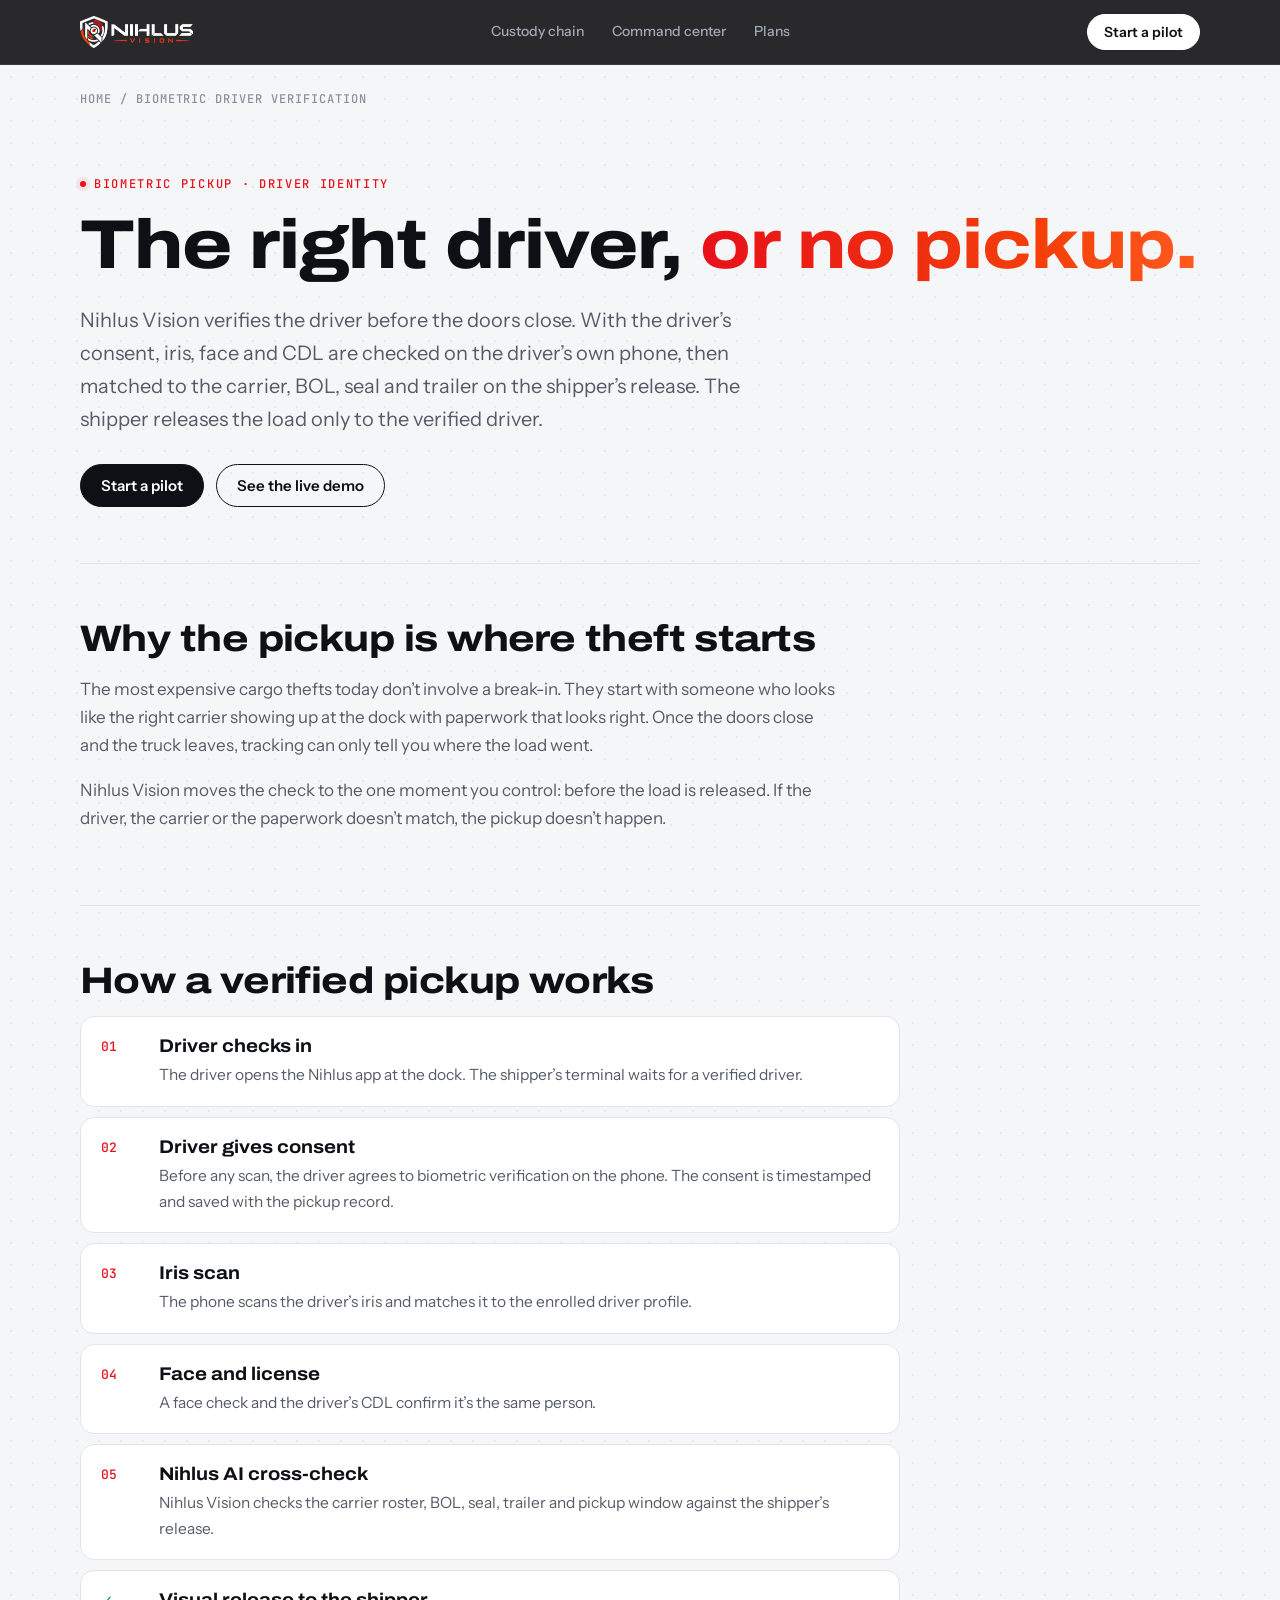
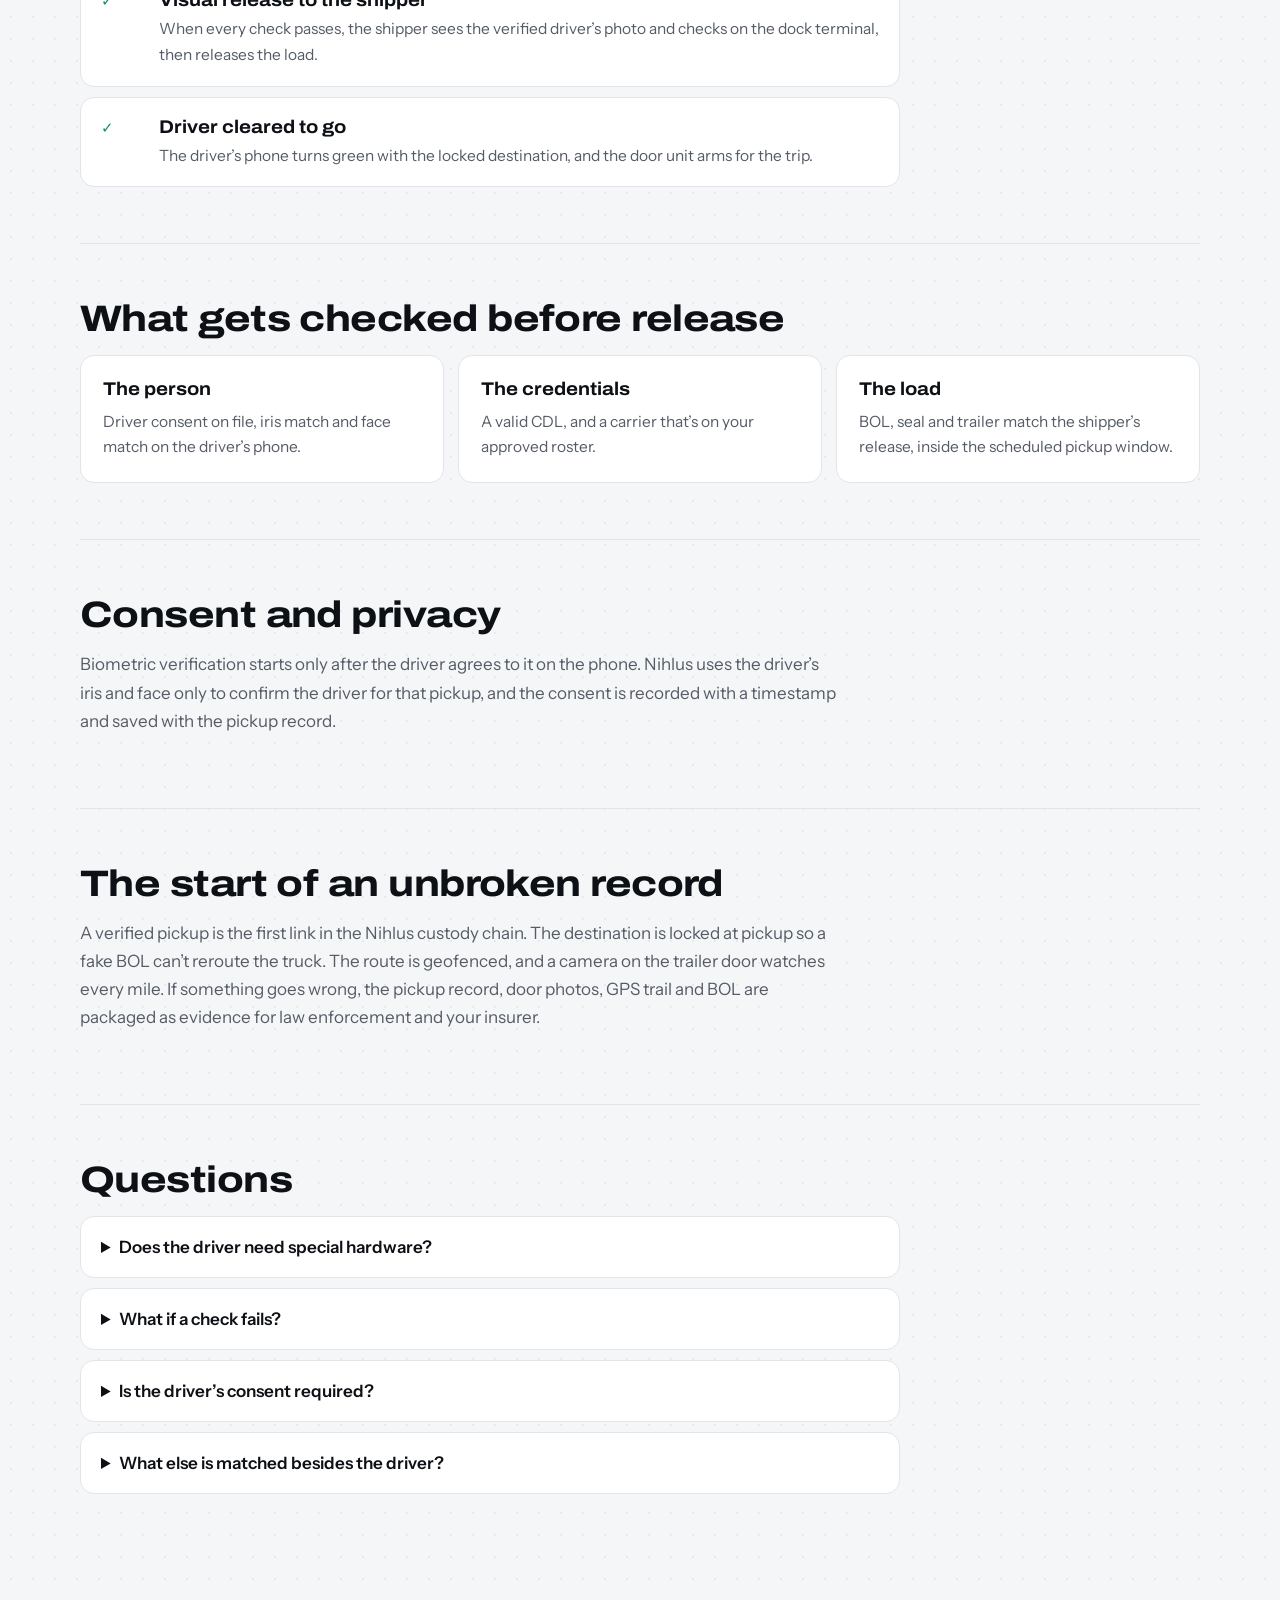
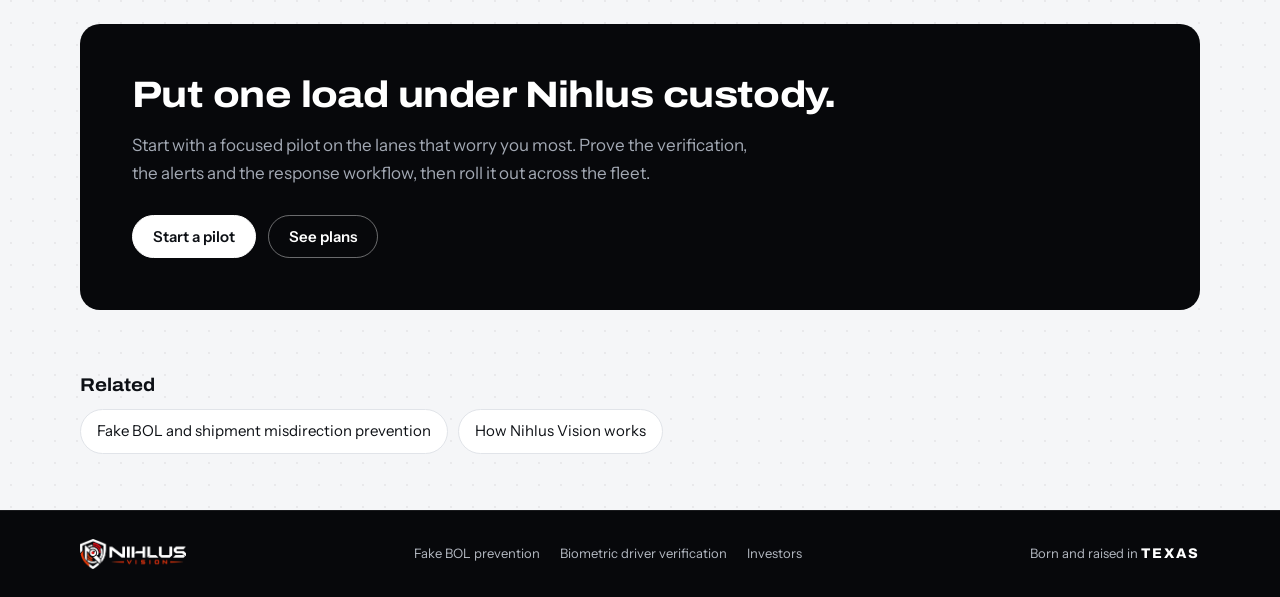
<file: biometric-driver-verification/index.html>
<!doctype html>
<html lang="en">
<head>
<meta charset="utf-8">
<meta name="viewport" content="width=device-width,initial-scale=1">
<title>Biometric Driver Verification at Cargo Pickup | Nihlus Vision</title>
<meta name="description" content="Verify the driver before the doors close. Nihlus Vision checks consent, iris, face and CDL on the driver's phone, then matches the carrier, BOL, seal and trailer to the shipper's release.">
<meta name="theme-color" content="#07080b">
<link rel="canonical" href="https://www.nihlusvision.com/biometric-driver-verification">
<meta property="og:type" content="article">
<meta property="og:title" content="Biometric Driver Verification at Cargo Pickup | Nihlus Vision">
<meta property="og:description" content="The right driver, or no pickup. Consent, iris, face and CDL on the driver's phone, matched to the load before anything is released.">
<meta property="og:url" content="https://www.nihlusvision.com/biometric-driver-verification">
<meta property="og:image" content="https://www.nihlusvision.com/og.png">
<meta name="twitter:card" content="summary_large_image">
<link rel="icon" type="image/png" href="/favicon.png">
<link rel="preconnect" href="https://fonts.googleapis.com">
<link rel="preconnect" href="https://fonts.gstatic.com" crossorigin>
<link rel="stylesheet" href="https://fonts.googleapis.com/css2?family=Archivo:wdth,wght@100..125,500..800&family=Instrument+Sans:wght@400;500;600&family=JetBrains+Mono:wght@400;500&display=swap">
<link rel="stylesheet" href="/topic.css">
<script type="application/ld+json">{"@context":"https://schema.org","@graph":[
{"@type":"WebPage","@id":"https://www.nihlusvision.com/biometric-driver-verification#page","url":"https://www.nihlusvision.com/biometric-driver-verification","name":"Biometric Driver Verification at Cargo Pickup","isPartOf":{"@id":"https://www.nihlusvision.com/#site"},"about":{"@id":"https://www.nihlusvision.com/biometric-driver-verification#service"},"breadcrumb":{"@id":"https://www.nihlusvision.com/biometric-driver-verification#crumbs"}},
{"@type":"Service","@id":"https://www.nihlusvision.com/biometric-driver-verification#service","name":"Biometric driver verification at pickup","serviceType":"Cargo theft prevention","provider":{"@id":"https://www.nihlusvision.com/#org"},"areaServed":"US","description":"With the driver's consent, Nihlus verifies iris, face and CDL on the driver's phone and matches the carrier roster, BOL, seal, trailer and pickup window to the shipper's release before the load is released."},
{"@type":"BreadcrumbList","@id":"https://www.nihlusvision.com/biometric-driver-verification#crumbs","itemListElement":[{"@type":"ListItem","position":1,"name":"Home","item":"https://www.nihlusvision.com/"},{"@type":"ListItem","position":2,"name":"Biometric driver verification","item":"https://www.nihlusvision.com/biometric-driver-verification"}]}
]}</script>
</head>
<body>
<nav class="nav" aria-label="Main">
  <div class="wrap">
    <a class="brand" href="/" aria-label="Nihlus Vision home"><img src="/logo.webp" alt="Nihlus Vision" width="113" height="32"></a>
    <ul>
      <li><a href="/#custody">Custody chain</a></li>
      <li><a href="/#command">Command center</a></li>
      <li><a href="/#plans">Plans</a></li>
    </ul>
    <a class="btn" href="/#pilot">Start a pilot</a>
  </div>
</nav>

<main class="wrap">
  <div class="crumbs"><a href="/">Home</a> / Biometric driver verification</div>

  <header class="hero">
    <div class="eyebrow">Biometric pickup · Driver identity</div>
    <h1>The right driver, <span class="hl">or no pickup.</span></h1>
    <p class="lede">Nihlus Vision verifies the driver before the doors close. With the driver’s consent, iris, face and CDL are checked on the driver’s own phone, then matched to the carrier, BOL, seal and trailer on the shipper’s release. The shipper releases the load only to the verified driver.</p>
    <div class="ctas">
      <a class="btn primary" href="/#pilot">Start a pilot</a>
      <a class="btn ghost" href="/#command">See the live demo</a>
    </div>
  </header>

  <section class="block">
    <div class="prose">
      <h2>Why the pickup is where theft starts</h2>
      <p>The most expensive cargo thefts today don’t involve a break-in. They start with someone who looks like the right carrier showing up at the dock with paperwork that looks right. Once the doors close and the truck leaves, tracking can only tell you where the load went.</p>
      <p>Nihlus Vision moves the check to the one moment you control: before the load is released. If the driver, the carrier or the paperwork doesn’t match, the pickup doesn’t happen.</p>
    </div>
  </section>

  <section class="block">
    <div class="prose">
      <h2>How a verified pickup works</h2>
    </div>
    <ol class="steps">
      <li><div><h3>Driver checks in</h3><p>The driver opens the Nihlus app at the dock. The shipper’s terminal waits for a verified driver.</p></div></li>
      <li><div><h3>Driver gives consent</h3><p>Before any scan, the driver agrees to biometric verification on the phone. The consent is timestamped and saved with the pickup record.</p></div></li>
      <li><div><h3>Iris scan</h3><p>The phone scans the driver’s iris and matches it to the enrolled driver profile.</p></div></li>
      <li><div><h3>Face and license</h3><p>A face check and the driver’s CDL confirm it’s the same person.</p></div></li>
      <li><div><h3>Nihlus AI cross-check</h3><p>Nihlus Vision checks the carrier roster, BOL, seal, trailer and pickup window against the shipper’s release.</p></div></li>
      <li class="good"><div><h3>Visual release to the shipper</h3><p>When every check passes, the shipper sees the verified driver’s photo and checks on the dock terminal, then releases the load.</p></div></li>
      <li class="good"><div><h3>Driver cleared to go</h3><p>The driver’s phone turns green with the locked destination, and the door unit arms for the trip.</p></div></li>
    </ol>
  </section>

  <section class="block">
    <div class="prose">
      <h2>What gets checked before release</h2>
    </div>
    <div class="cards">
      <div class="card"><h3>The person</h3><p>Driver consent on file, iris match and face match on the driver’s phone.</p></div>
      <div class="card"><h3>The credentials</h3><p>A valid CDL, and a carrier that’s on your approved roster.</p></div>
      <div class="card"><h3>The load</h3><p>BOL, seal and trailer match the shipper’s release, inside the scheduled pickup window.</p></div>
    </div>
  </section>

  <section class="block">
    <div class="prose">
      <h2>Consent and privacy</h2>
      <p>Biometric verification starts only after the driver agrees to it on the phone. Nihlus uses the driver’s iris and face only to confirm the driver for that pickup, and the consent is recorded with a timestamp and saved with the pickup record.</p>
    </div>
  </section>

  <section class="block">
    <div class="prose">
      <h2>The start of an unbroken record</h2>
      <p>A verified pickup is the first link in the Nihlus custody chain. The destination is locked at pickup so a fake BOL can’t reroute the truck. The route is geofenced, and a camera on the trailer door watches every mile. If something goes wrong, the pickup record, door photos, GPS trail and BOL are packaged as evidence for law enforcement and your insurer.</p>
    </div>
  </section>

  <section class="block faq">
    <h2>Questions</h2>
    <details><summary>Does the driver need special hardware?</summary><p>No. Verification runs in the Nihlus app on the driver’s phone. The shipper sees the result on the dock terminal.</p></details>
    <details><summary>What if a check fails?</summary><p>The load isn’t released. The shipper releases only to a driver who passes every check.</p></details>
    <details><summary>Is the driver’s consent required?</summary><p>Yes. The driver agrees to biometric verification before any scan, and that consent is timestamped and saved with the pickup record.</p></details>
    <details><summary>What else is matched besides the driver?</summary><p>The carrier roster, BOL, seal, trailer and pickup window are all checked against the shipper’s release.</p></details>
  </section>

  <section class="cta">
    <h2>Put one load under Nihlus custody.</h2>
    <p>Start with a focused pilot on the lanes that worry you most. Prove the verification, the alerts and the response workflow, then roll it out across the fleet.</p>
    <div class="ctas">
      <a class="btn primary" href="/#pilot">Start a pilot</a>
      <a class="btn ghost" href="/#plans">See plans</a>
    </div>
  </section>

  <section class="block" style="border-top:0;padding-top:0">
    <h3 style="margin-bottom:12px">Related</h3>
    <div class="related">
      <a href="/fake-bol-prevention">Fake BOL and shipment misdirection prevention</a>
      <a href="/">How Nihlus Vision works</a>
    </div>
  </section>
</main>

<footer><div class="wrap">
  <a href="/" aria-label="Nihlus Vision home"><img src="/logo.webp" alt="Nihlus Vision" width="106" height="30"></a>
  <nav aria-label="Topics"><a href="/fake-bol-prevention">Fake BOL prevention</a><a href="/biometric-driver-verification">Biometric driver verification</a><a href="/investors">Investors</a></nav>
  <span class="tx">Born and raised in <b>Texas</b></span>
</div></footer>
</body>
</html>
</file>
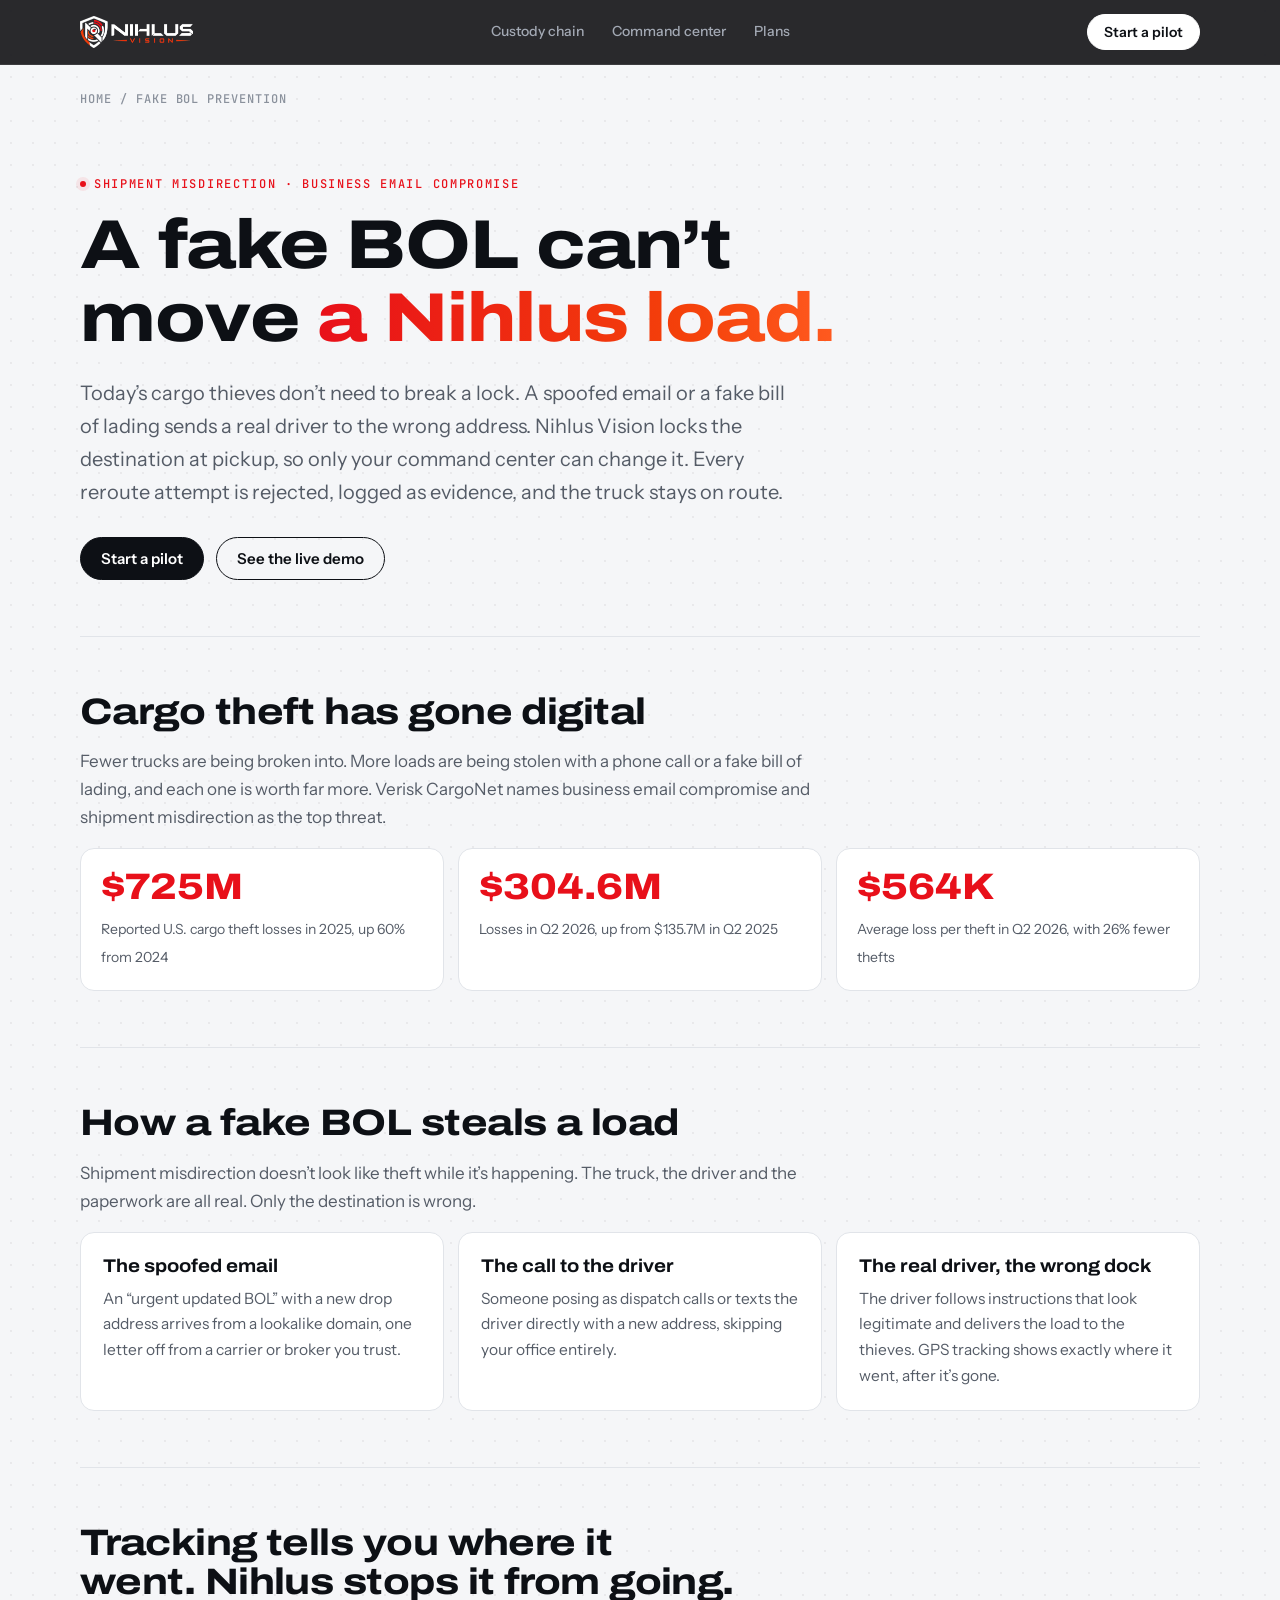
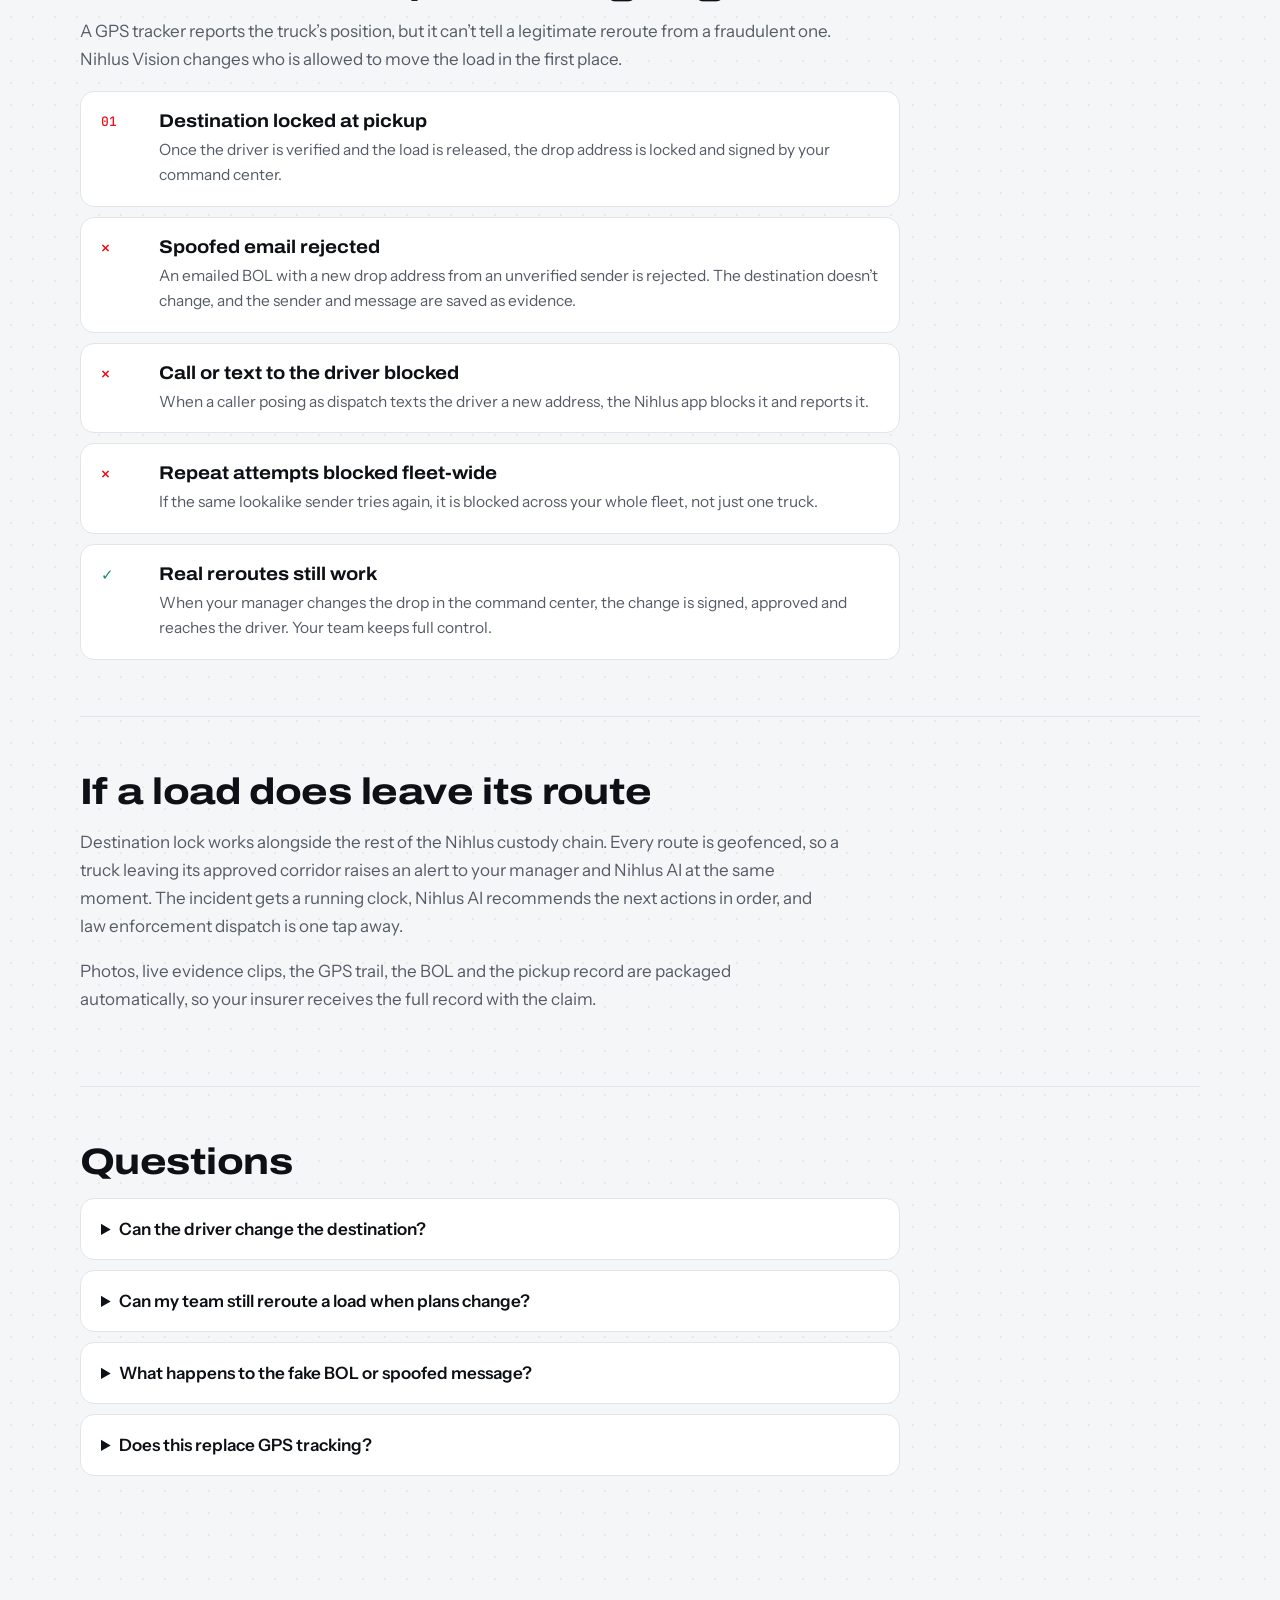
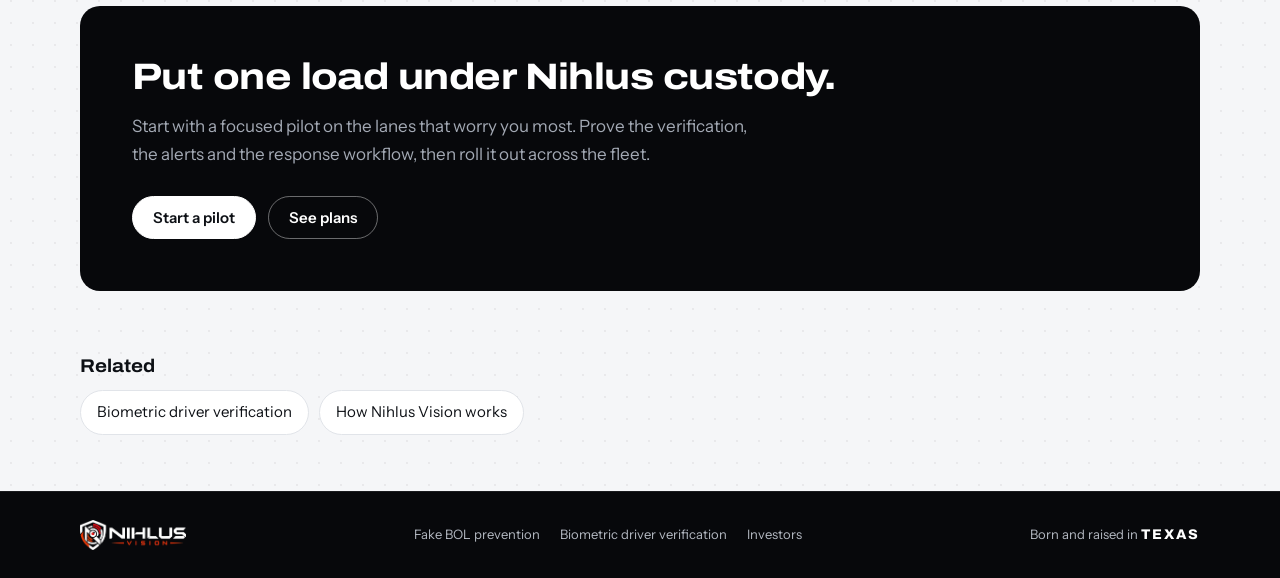
<file: fake-bol-prevention/index.html>
<!doctype html>
<html lang="en">
<head>
<meta charset="utf-8">
<meta name="viewport" content="width=device-width,initial-scale=1">
<title>Fake BOL and Shipment Misdirection Prevention | Nihlus Vision</title>
<meta name="description" content="Stop fake BOL reroutes and shipment misdirection. Nihlus Vision locks the destination at pickup, so a spoofed email, text or call to the driver can't move the load. Only your command center can.">
<meta name="theme-color" content="#07080b">
<link rel="canonical" href="https://www.nihlusvision.com/fake-bol-prevention">
<meta property="og:type" content="article">
<meta property="og:title" content="Fake BOL and Shipment Misdirection Prevention | Nihlus Vision">
<meta property="og:description" content="Nihlus Vision locks the destination at pickup, so a spoofed email, text or call to the driver can't move the load. Only your command center can.">
<meta property="og:url" content="https://www.nihlusvision.com/fake-bol-prevention">
<meta property="og:image" content="https://www.nihlusvision.com/og.png">
<meta name="twitter:card" content="summary_large_image">
<link rel="icon" type="image/png" href="/favicon.png">
<link rel="preconnect" href="https://fonts.googleapis.com">
<link rel="preconnect" href="https://fonts.gstatic.com" crossorigin>
<link rel="stylesheet" href="https://fonts.googleapis.com/css2?family=Archivo:wdth,wght@100..125,500..800&family=Instrument+Sans:wght@400;500;600&family=JetBrains+Mono:wght@400;500&display=swap">
<link rel="stylesheet" href="/topic.css">
<script type="application/ld+json">{"@context":"https://schema.org","@graph":[
{"@type":"WebPage","@id":"https://www.nihlusvision.com/fake-bol-prevention#page","url":"https://www.nihlusvision.com/fake-bol-prevention","name":"Fake BOL and Shipment Misdirection Prevention","isPartOf":{"@id":"https://www.nihlusvision.com/#site"},"about":{"@id":"https://www.nihlusvision.com/fake-bol-prevention#service"},"breadcrumb":{"@id":"https://www.nihlusvision.com/fake-bol-prevention#crumbs"}},
{"@type":"Service","@id":"https://www.nihlusvision.com/fake-bol-prevention#service","name":"Fake BOL and shipment misdirection prevention","serviceType":"Cargo theft prevention","provider":{"@id":"https://www.nihlusvision.com/#org"},"areaServed":"US","description":"The destination is locked and signed at pickup. Spoofed emails, texts and calls to the driver are rejected, reported and saved as evidence. Only a signed command-center reroute moves the load."},
{"@type":"BreadcrumbList","@id":"https://www.nihlusvision.com/fake-bol-prevention#crumbs","itemListElement":[{"@type":"ListItem","position":1,"name":"Home","item":"https://www.nihlusvision.com/"},{"@type":"ListItem","position":2,"name":"Fake BOL prevention","item":"https://www.nihlusvision.com/fake-bol-prevention"}]}
]}</script>
</head>
<body>
<nav class="nav" aria-label="Main">
  <div class="wrap">
    <a class="brand" href="/" aria-label="Nihlus Vision home"><img src="/logo.webp" alt="Nihlus Vision" width="113" height="32"></a>
    <ul>
      <li><a href="/#custody">Custody chain</a></li>
      <li><a href="/#command">Command center</a></li>
      <li><a href="/#plans">Plans</a></li>
    </ul>
    <a class="btn" href="/#pilot">Start a pilot</a>
  </div>
</nav>

<main class="wrap">
  <div class="crumbs"><a href="/">Home</a> / Fake BOL prevention</div>

  <header class="hero">
    <div class="eyebrow">Shipment misdirection · Business email compromise</div>
    <h1>A fake BOL can’t move <span class="hl">a Nihlus load.</span></h1>
    <p class="lede">Today’s cargo thieves don’t need to break a lock. A spoofed email or a fake bill of lading sends a real driver to the wrong address. Nihlus Vision locks the destination at pickup, so only your command center can change it. Every reroute attempt is rejected, logged as evidence, and the truck stays on route.</p>
    <div class="ctas">
      <a class="btn primary" href="/#pilot">Start a pilot</a>
      <a class="btn ghost" href="/#command">See the live demo</a>
    </div>
  </header>

  <section class="block">
    <div class="prose">
      <h2>Cargo theft has gone digital</h2>
      <p>Fewer trucks are being broken into. More loads are being stolen with a phone call or a fake bill of lading, and each one is worth far more. Verisk CargoNet names business email compromise and shipment misdirection as the top threat.</p>
    </div>
    <div class="stats">
      <div class="stat"><b>$725M</b><span>Reported U.S. cargo theft losses in 2025, up 60% from 2024</span></div>
      <div class="stat"><b>$304.6M</b><span>Losses in Q2 2026, up from $135.7M in Q2 2025</span></div>
      <div class="stat"><b>$564K</b><span>Average loss per theft in Q2 2026, with 26% fewer thefts</span></div>
    </div>
  </section>

  <section class="block">
    <div class="prose">
      <h2>How a fake BOL steals a load</h2>
      <p>Shipment misdirection doesn’t look like theft while it’s happening. The truck, the driver and the paperwork are all real. Only the destination is wrong.</p>
    </div>
    <div class="cards">
      <div class="card"><h3>The spoofed email</h3><p>An “urgent updated BOL” with a new drop address arrives from a lookalike domain, one letter off from a carrier or broker you trust.</p></div>
      <div class="card"><h3>The call to the driver</h3><p>Someone posing as dispatch calls or texts the driver directly with a new address, skipping your office entirely.</p></div>
      <div class="card"><h3>The real driver, the wrong dock</h3><p>The driver follows instructions that look legitimate and delivers the load to the thieves. GPS tracking shows exactly where it went, after it’s gone.</p></div>
    </div>
  </section>

  <section class="block">
    <div class="prose">
      <h2>Tracking tells you where it went. Nihlus stops it from going.</h2>
      <p>A GPS tracker reports the truck’s position, but it can’t tell a legitimate reroute from a fraudulent one. Nihlus Vision changes who is allowed to move the load in the first place.</p>
    </div>
    <ol class="steps">
      <li><div><h3>Destination locked at pickup</h3><p>Once the driver is verified and the load is released, the drop address is locked and signed by your command center.</p></div></li>
      <li class="bad"><div><h3>Spoofed email rejected</h3><p>An emailed BOL with a new drop address from an unverified sender is rejected. The destination doesn’t change, and the sender and message are saved as evidence.</p></div></li>
      <li class="bad"><div><h3>Call or text to the driver blocked</h3><p>When a caller posing as dispatch texts the driver a new address, the Nihlus app blocks it and reports it.</p></div></li>
      <li class="bad"><div><h3>Repeat attempts blocked fleet-wide</h3><p>If the same lookalike sender tries again, it is blocked across your whole fleet, not just one truck.</p></div></li>
      <li class="good"><div><h3>Real reroutes still work</h3><p>When your manager changes the drop in the command center, the change is signed, approved and reaches the driver. Your team keeps full control.</p></div></li>
    </ol>
  </section>

  <section class="block">
    <div class="prose">
      <h2>If a load does leave its route</h2>
      <p>Destination lock works alongside the rest of the Nihlus custody chain. Every route is geofenced, so a truck leaving its approved corridor raises an alert to your manager and Nihlus AI at the same moment. The incident gets a running clock, Nihlus AI recommends the next actions in order, and law enforcement dispatch is one tap away.</p>
      <p>Photos, live evidence clips, the GPS trail, the BOL and the pickup record are packaged automatically, so your insurer receives the full record with the claim.</p>
    </div>
  </section>

  <section class="block faq">
    <h2>Questions</h2>
    <details><summary>Can the driver change the destination?</summary><p>No. After pickup, only your command center can change the drop address. Instructions sent straight to the driver by email, text or phone can’t move the load.</p></details>
    <details><summary>Can my team still reroute a load when plans change?</summary><p>Yes. Your manager changes the drop in the command center. The reroute is signed, approved and sent to the driver.</p></details>
    <details><summary>What happens to the fake BOL or spoofed message?</summary><p>It’s rejected and saved as evidence, including the sender and the message, and the sender is blocked across your fleet.</p></details>
    <details><summary>Does this replace GPS tracking?</summary><p>No. Nihlus includes live GPS inside a geofenced corridor. Destination lock adds what a tracker can’t do: it stops the reroute before the truck moves.</p></details>
  </section>

  <section class="cta">
    <h2>Put one load under Nihlus custody.</h2>
    <p>Start with a focused pilot on the lanes that worry you most. Prove the verification, the alerts and the response workflow, then roll it out across the fleet.</p>
    <div class="ctas">
      <a class="btn primary" href="/#pilot">Start a pilot</a>
      <a class="btn ghost" href="/#plans">See plans</a>
    </div>
  </section>

  <section class="block" style="border-top:0;padding-top:0">
    <h3 style="margin-bottom:12px">Related</h3>
    <div class="related">
      <a href="/biometric-driver-verification">Biometric driver verification</a>
      <a href="/">How Nihlus Vision works</a>
    </div>
  </section>
</main>

<footer><div class="wrap">
  <a href="/" aria-label="Nihlus Vision home"><img src="/logo.webp" alt="Nihlus Vision" width="106" height="30"></a>
  <nav aria-label="Topics"><a href="/fake-bol-prevention">Fake BOL prevention</a><a href="/biometric-driver-verification">Biometric driver verification</a><a href="/investors">Investors</a></nav>
  <span class="tx">Born and raised in <b>Texas</b></span>
</div></footer>
</body>
</html>
</file>
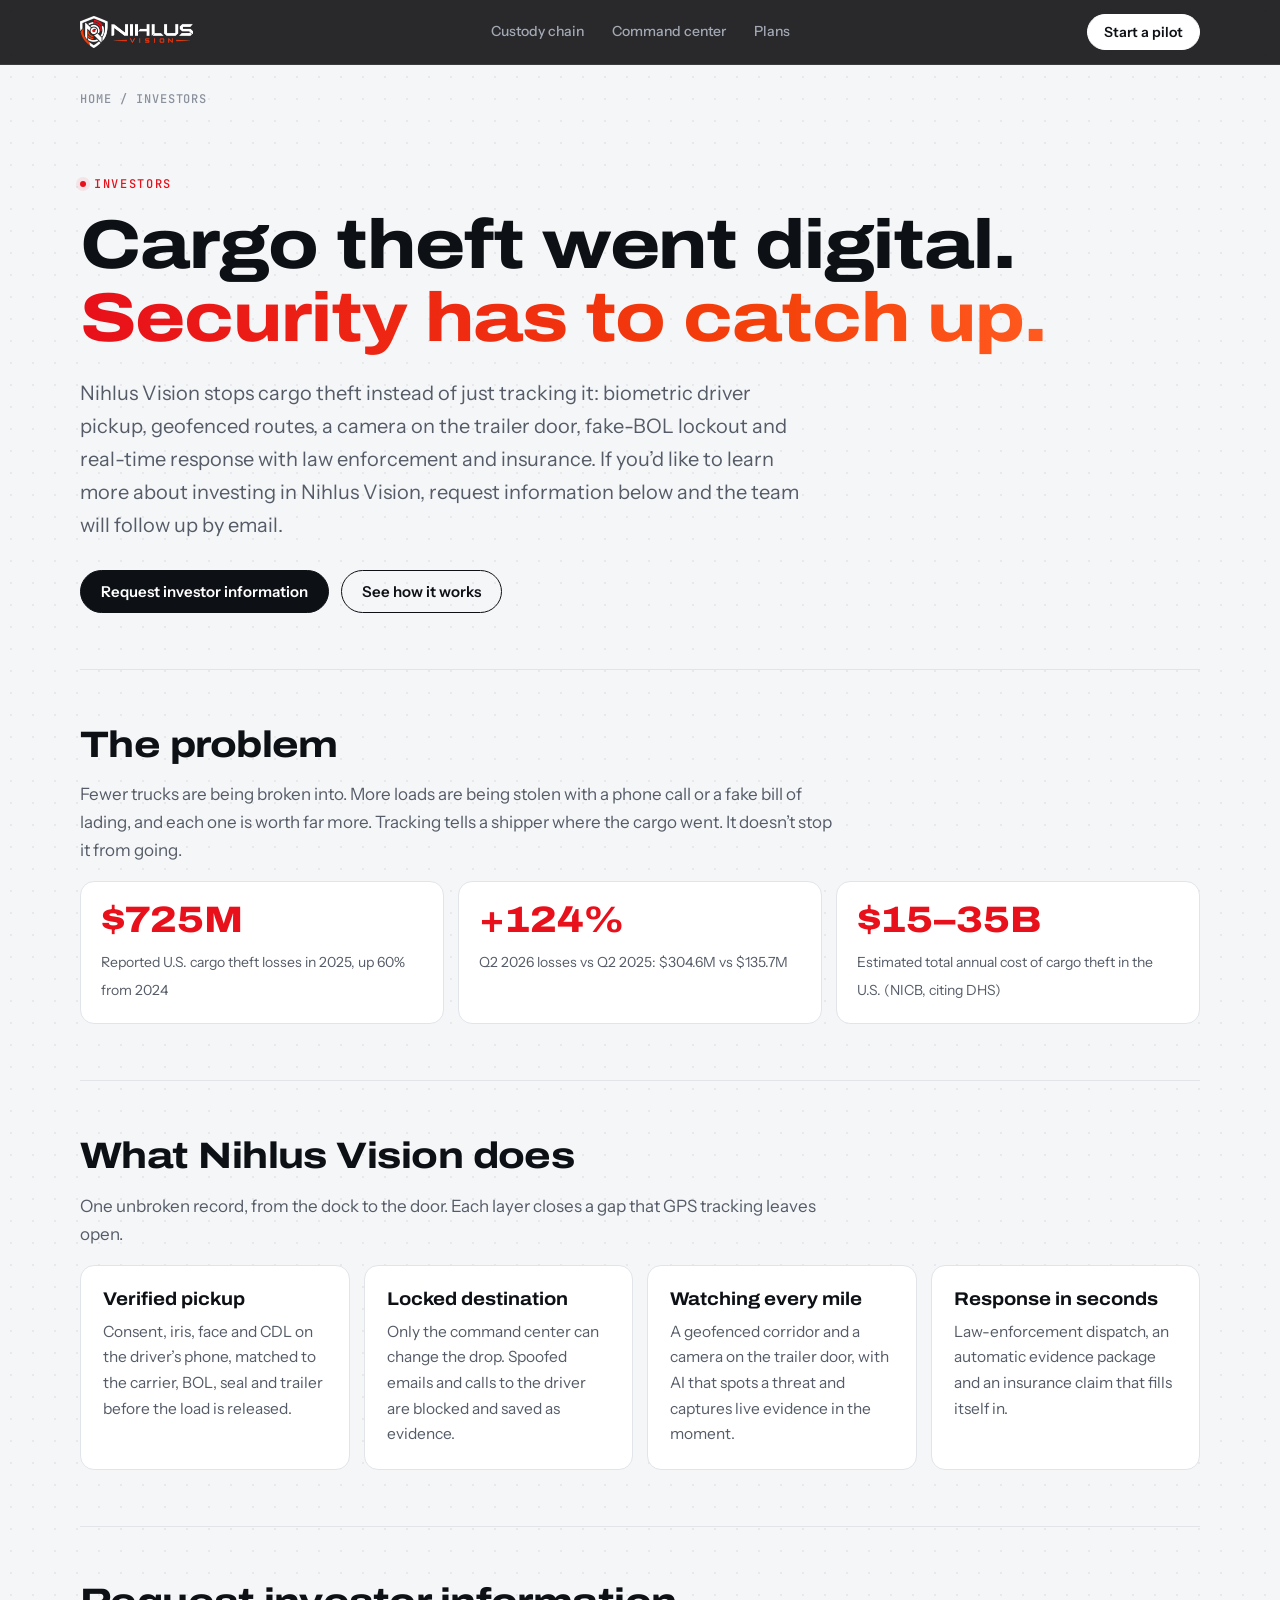
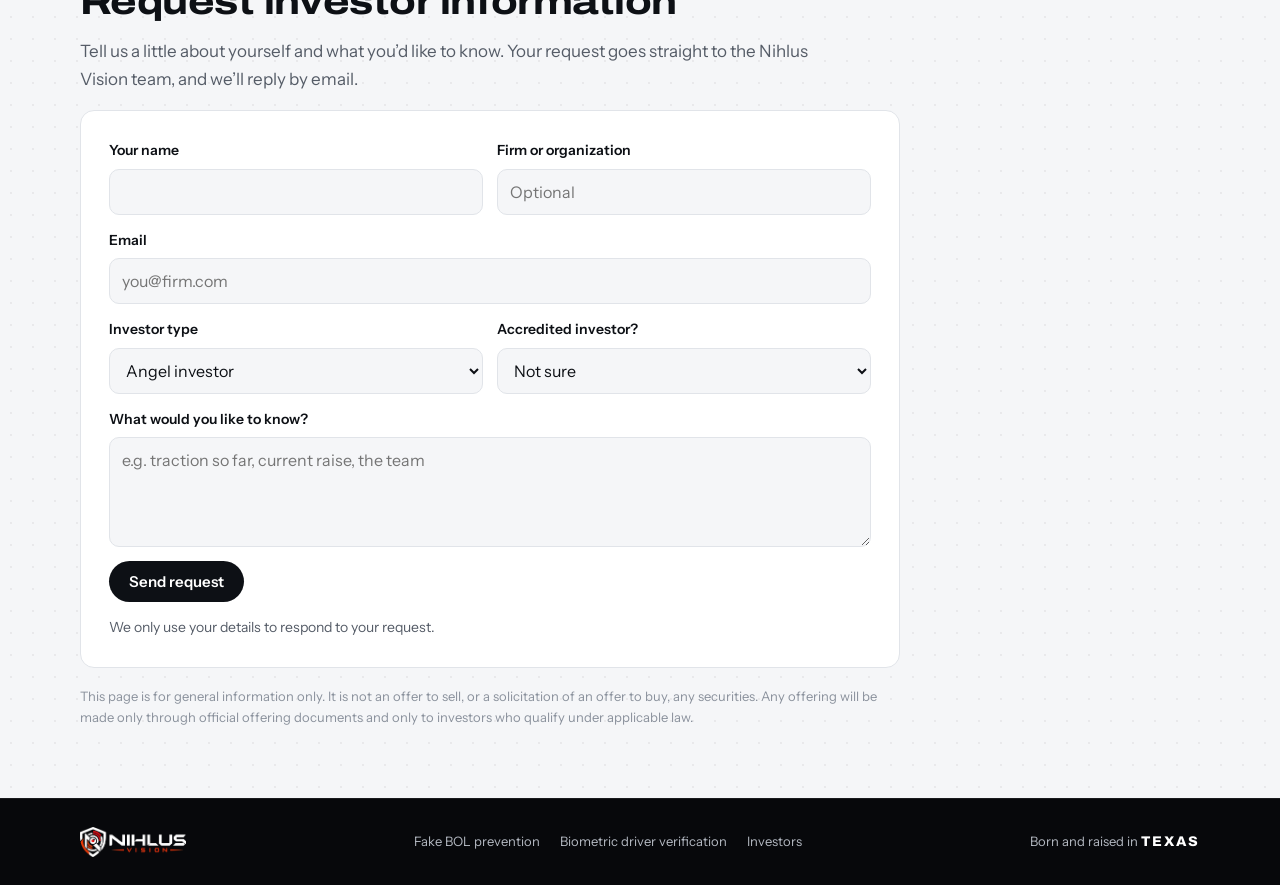
<file: investors/index.html>
<!doctype html>
<html lang="en">
<head>
<meta charset="utf-8">
<meta name="viewport" content="width=device-width,initial-scale=1">
<title>Investors | Nihlus Vision</title>
<meta name="description" content="Investor information for Nihlus Vision, the cargo security company that stops theft instead of just tracking it. Request investor materials from the team.">
<meta name="theme-color" content="#07080b">
<link rel="canonical" href="https://www.nihlusvision.com/investors">
<meta property="og:type" content="website">
<meta property="og:title" content="Investors | Nihlus Vision">
<meta property="og:description" content="Request investor information from the Nihlus Vision team.">
<meta property="og:url" content="https://www.nihlusvision.com/investors">
<meta property="og:image" content="https://www.nihlusvision.com/og.png">
<meta name="twitter:card" content="summary_large_image">
<link rel="icon" type="image/png" href="/favicon.png">
<link rel="preconnect" href="https://fonts.googleapis.com">
<link rel="preconnect" href="https://fonts.gstatic.com" crossorigin>
<link rel="stylesheet" href="https://fonts.googleapis.com/css2?family=Archivo:wdth,wght@100..125,500..800&family=Instrument+Sans:wght@400;500;600&family=JetBrains+Mono:wght@400;500&display=swap">
<link rel="stylesheet" href="/topic.css">
<style>
.inq{display:grid;grid-template-columns:1fr 1fr;gap:14px;background:var(--card);border:1px solid var(--line);border-radius:var(--r);padding:clamp(18px,3vw,28px);max-width:820px}
.inq label{display:flex;flex-direction:column;gap:6px;font-size:14px;font-weight:600;color:var(--ink)}
.inq .full{grid-column:1/-1}
.inq input,.inq select,.inq textarea{font:400 16px/1.4 var(--f-body);color:var(--ink);background:var(--paper);border:1px solid var(--line);border-radius:10px;padding:11px 12px;width:100%}
.inq textarea{min-height:110px;resize:vertical}
.inq input:focus-visible,.inq select:focus-visible,.inq textarea:focus-visible{outline:2px solid var(--signal);outline-offset:1px}
.inq .btn{justify-self:start;border:0}
.inq .note{grid-column:1/-1;font-size:14px;margin:0}
.inq .note.err{color:var(--signal)}
@media (max-width:640px){.inq{grid-template-columns:1fr}}
.legal{font-size:13px;color:var(--ink-3);max-width:820px;margin-top:18px}
</style>
</head>
<body>
<nav class="nav" aria-label="Main">
  <div class="wrap">
    <a class="brand" href="/" aria-label="Nihlus Vision home"><img src="/logo.webp" alt="Nihlus Vision" width="113" height="32"></a>
    <ul>
      <li><a href="/#custody">Custody chain</a></li>
      <li><a href="/#command">Command center</a></li>
      <li><a href="/#plans">Plans</a></li>
    </ul>
    <a class="btn" href="/#pilot">Start a pilot</a>
  </div>
</nav>

<main class="wrap">
  <div class="crumbs"><a href="/">Home</a> / Investors</div>

  <header class="hero">
    <div class="eyebrow">Investors</div>
    <h1>Cargo theft went digital. <span class="hl">Security has to catch up.</span></h1>
    <p class="lede">Nihlus Vision stops cargo theft instead of just tracking it: biometric driver pickup, geofenced routes, a camera on the trailer door, fake-BOL lockout and real-time response with law enforcement and insurance. If you’d like to learn more about investing in Nihlus Vision, request information below and the team will follow up by email.</p>
    <div class="ctas">
      <a class="btn primary" href="#inquiry">Request investor information</a>
      <a class="btn ghost" href="/">See how it works</a>
    </div>
  </header>

  <section class="block">
    <div class="prose">
      <h2>The problem</h2>
      <p>Fewer trucks are being broken into. More loads are being stolen with a phone call or a fake bill of lading, and each one is worth far more. Tracking tells a shipper where the cargo went. It doesn’t stop it from going.</p>
    </div>
    <div class="stats">
      <div class="stat"><b>$725M</b><span>Reported U.S. cargo theft losses in 2025, up 60% from 2024</span></div>
      <div class="stat"><b>+124%</b><span>Q2 2026 losses vs Q2 2025: $304.6M vs $135.7M</span></div>
      <div class="stat"><b>$15–35B</b><span>Estimated total annual cost of cargo theft in the U.S. (NICB, citing DHS)</span></div>
    </div>
  </section>

  <section class="block">
    <div class="prose">
      <h2>What Nihlus Vision does</h2>
      <p>One unbroken record, from the dock to the door. Each layer closes a gap that GPS tracking leaves open.</p>
    </div>
    <div class="cards">
      <div class="card"><h3>Verified pickup</h3><p>Consent, iris, face and CDL on the driver’s phone, matched to the carrier, BOL, seal and trailer before the load is released.</p></div>
      <div class="card"><h3>Locked destination</h3><p>Only the command center can change the drop. Spoofed emails and calls to the driver are blocked and saved as evidence.</p></div>
      <div class="card"><h3>Watching every mile</h3><p>A geofenced corridor and a camera on the trailer door, with AI that spots a threat and captures live evidence in the moment.</p></div>
      <div class="card"><h3>Response in seconds</h3><p>Law-enforcement dispatch, an automatic evidence package and an insurance claim that fills itself in.</p></div>
    </div>
  </section>

  <section class="block" id="inquiry">
    <div class="prose">
      <h2>Request investor information</h2>
      <p>Tell us a little about yourself and what you’d like to know. Your request goes straight to the Nihlus Vision team, and we’ll reply by email.</p>
    </div>
    <form class="inq" id="inq" novalidate>
      <label>Your name<input id="iName" autocomplete="name" required></label>
      <label>Firm or organization<input id="iFirm" autocomplete="organization" placeholder="Optional"></label>
      <label class="full">Email<input id="iEmail" type="email" autocomplete="email" required placeholder="you@firm.com"></label>
      <label>Investor type<select id="iType"><option>Angel investor</option><option>Venture capital</option><option>Family office</option><option>Strategic / corporate</option><option>Other</option></select></label>
      <label>Accredited investor?<select id="iAcc"><option>Not sure</option><option>Yes</option><option>No</option></select></label>
      <label class="full">What would you like to know?<textarea id="iMsg" placeholder="e.g. traction so far, current raise, the team"></textarea></label>
      <input type="checkbox" id="iBot" tabindex="-1" autocomplete="off" style="position:absolute;left:-9999px;opacity:0" aria-hidden="true">
      <button class="btn primary" type="submit">Send request</button>
      <p class="note" id="iNote" role="status">We only use your details to respond to your request.</p>
    </form>
    <p class="legal">This page is for general information only. It is not an offer to sell, or a solicitation of an offer to buy, any securities. Any offering will be made only through official offering documents and only to investors who qualify under applicable law.</p>
  </section>
</main>

<footer><div class="wrap">
  <a href="/" aria-label="Nihlus Vision home"><img src="/logo.webp" alt="Nihlus Vision" width="106" height="30"></a>
  <nav aria-label="Topics"><a href="/fake-bol-prevention">Fake BOL prevention</a><a href="/biometric-driver-verification">Biometric driver verification</a><a href="/investors">Investors</a></nav>
  <span class="tx">Born and raised in <b>Texas</b></span>
</div></footer>

<script>
/* Same Web3Forms inbox as the homepage pilot form */
(function(){
  const f=document.getElementById('inq'),note=document.getElementById('iNote');
  const KEY='013103df-5ce4-4b02-8e80-f20f2bb07844';
  const v=id=>document.getElementById(id).value.trim();
  f.addEventListener('submit',e=>{e.preventDefault();
    if(document.getElementById('iBot').checked)return;
    const email=document.getElementById('iEmail');
    if(!v('iName')||!email.value.trim()||!email.checkValidity()){note.className='note err';note.textContent='Please add your name and a valid email.';return;}
    const btn=f.querySelector('.btn'),label=btn.textContent;
    btn.disabled=true;btn.textContent='Sending…';note.className='note';
    fetch('https://api.web3forms.com/submit',{method:'POST',headers:{'Content-Type':'application/json',Accept:'application/json'},
      body:JSON.stringify({access_key:KEY,subject:'New Nihlus Vision investor inquiry',from_name:'nihlusvision.com',
        name:v('iName'),firm:v('iFirm'),email:v('iEmail'),investor_type:v('iType'),accredited:v('iAcc'),message:v('iMsg'),botcheck:''})})
    .then(r=>r.json()).then(d=>{
      if(!d.success)throw new Error(d.message||'failed');
      btn.textContent='Request sent';
      note.textContent="Thanks. Your request is in and we'll reply by email.";
      f.querySelectorAll('input,select,textarea').forEach(el=>el.disabled=true);
    }).catch(()=>{
      btn.disabled=false;btn.textContent=label;
      note.className='note err';note.textContent='Something went wrong sending your request. Please try again.';
    });
  });
})();
</script>
</body>
</html>
</file>
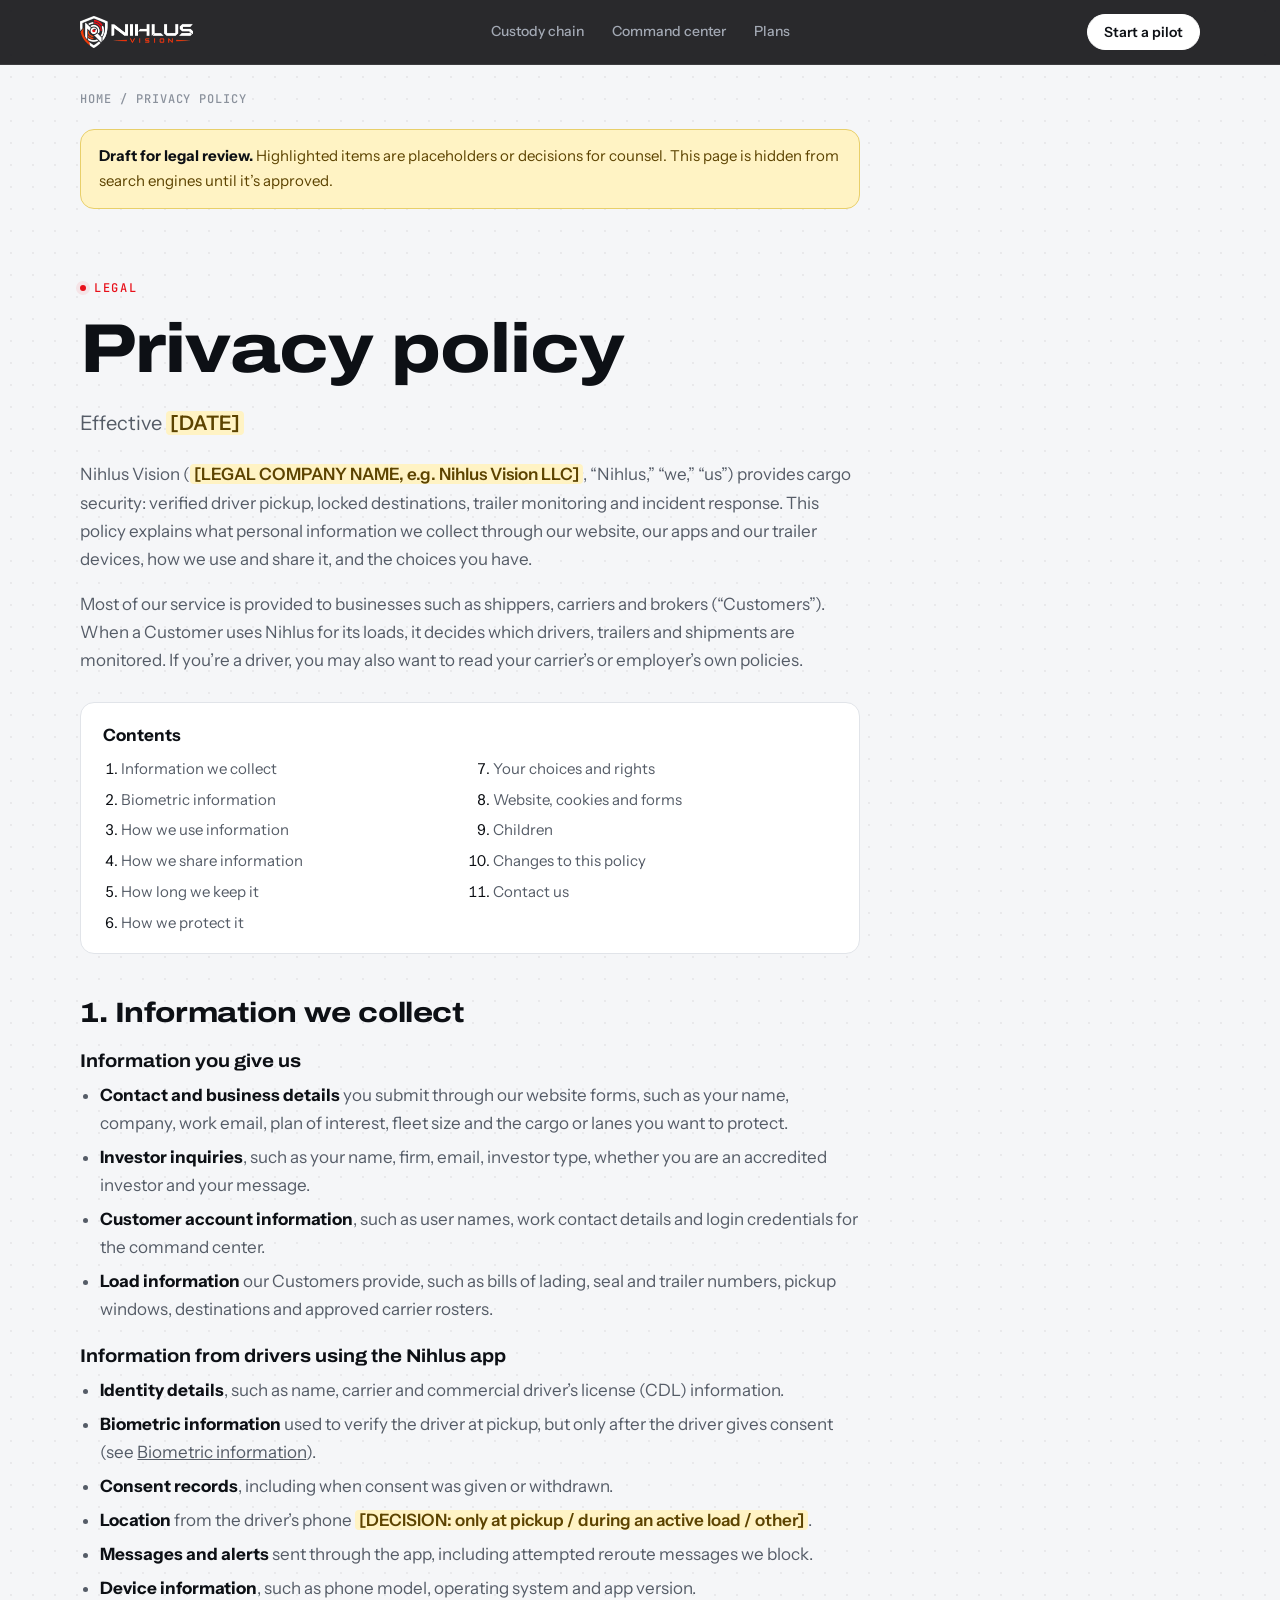
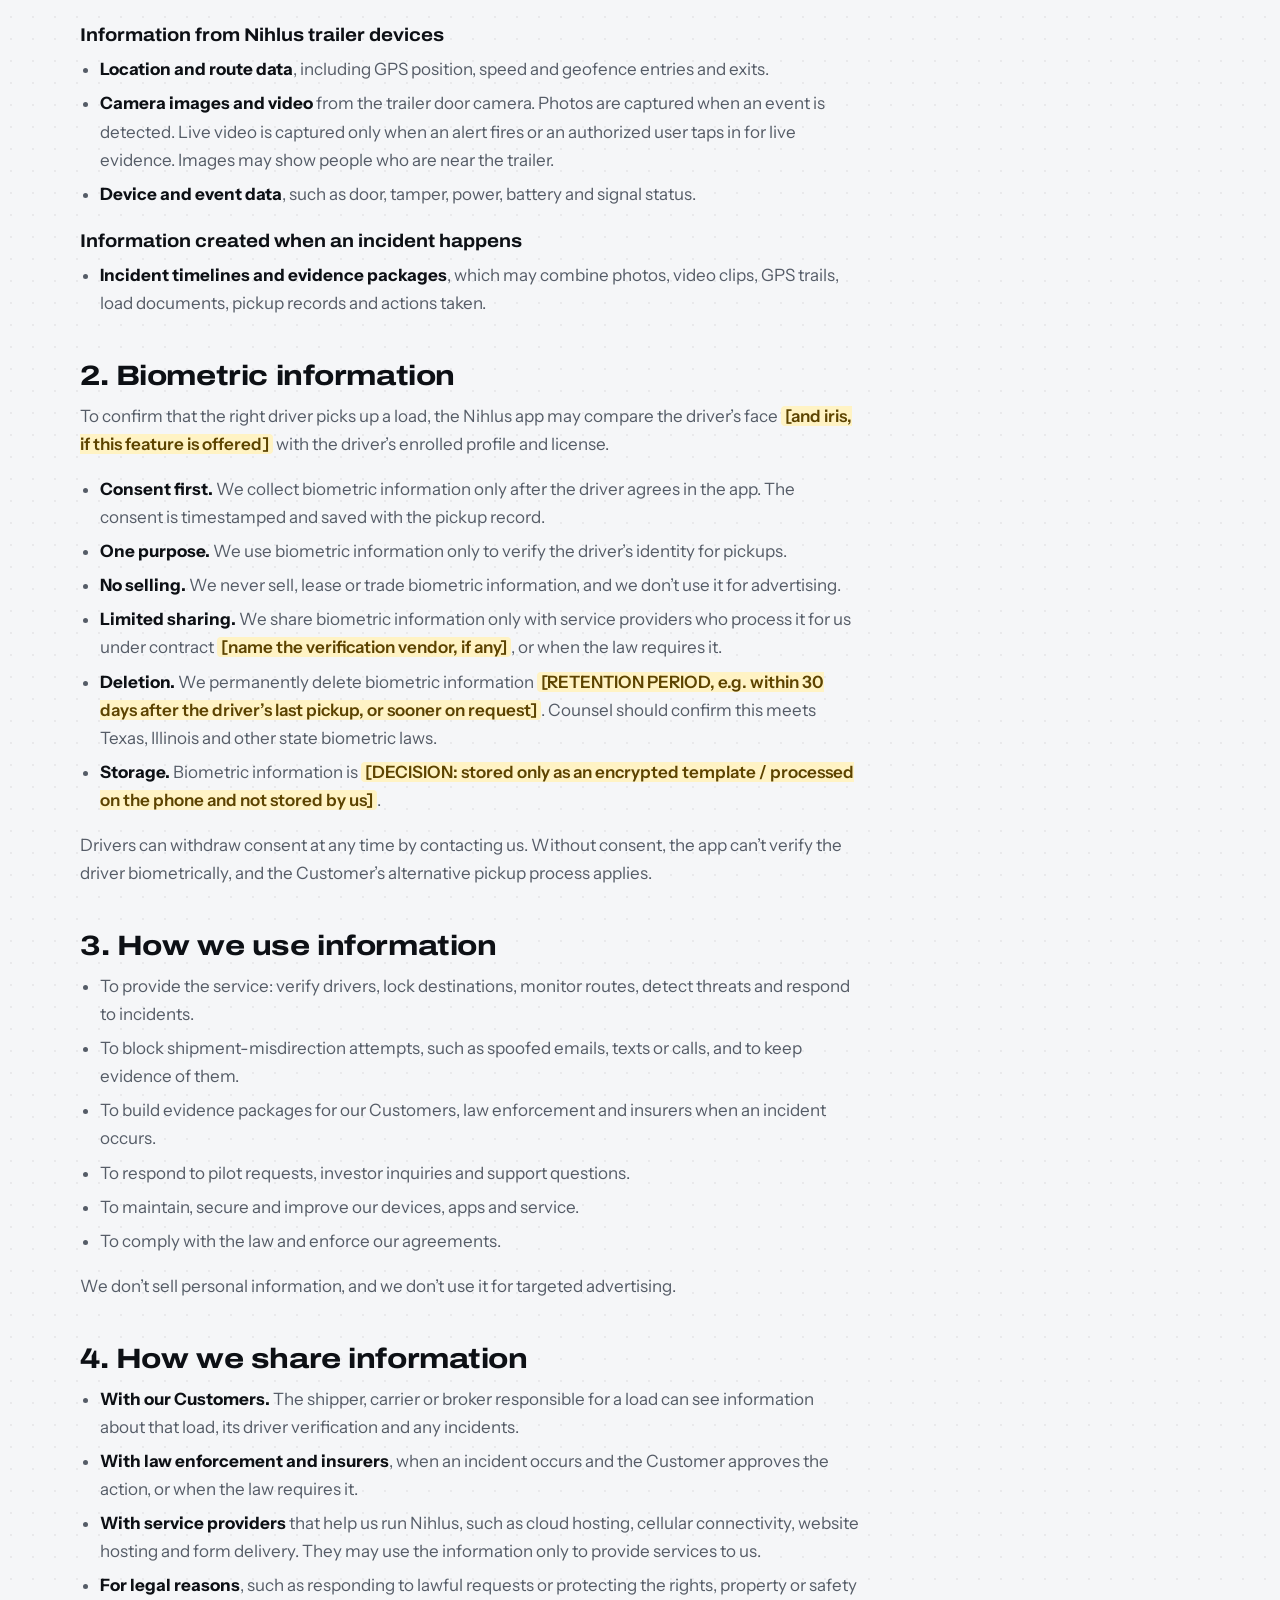
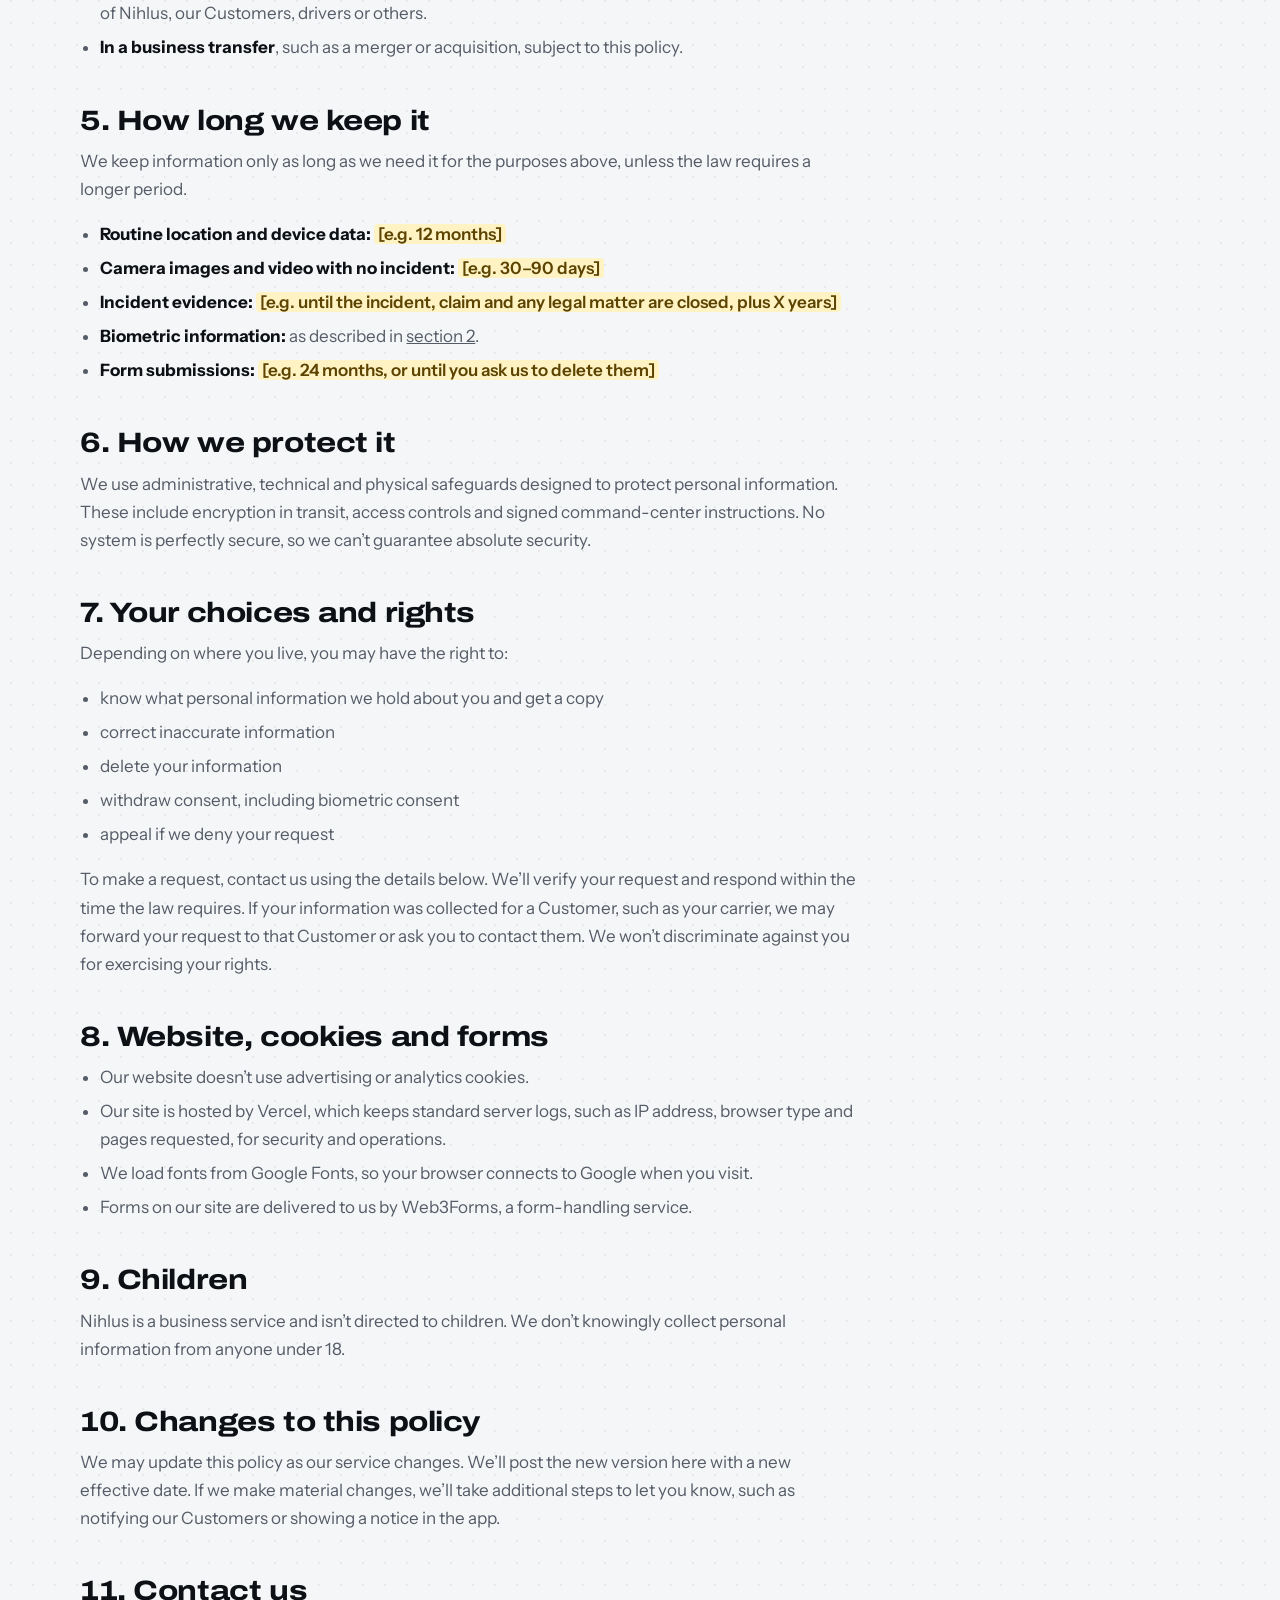
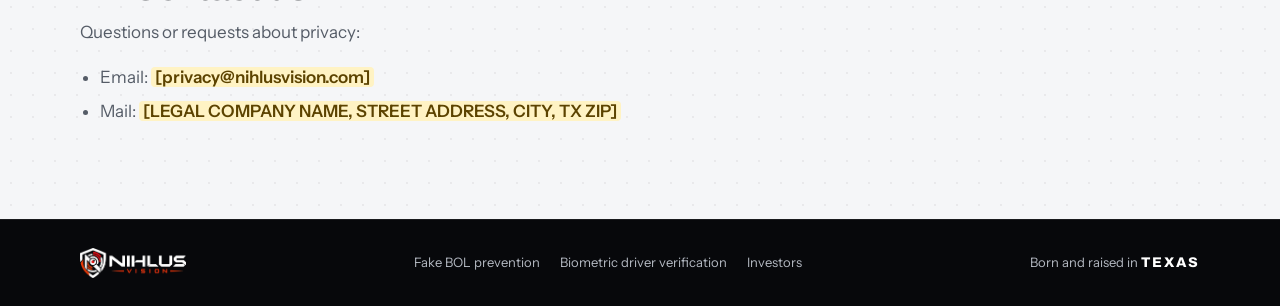
<file: privacy/index.html>
<!doctype html>
<html lang="en">
<head>
<meta charset="utf-8">
<meta name="viewport" content="width=device-width,initial-scale=1">
<title>Privacy Policy | Nihlus Vision</title>
<meta name="description" content="How Nihlus Vision collects, uses, shares and protects personal information, including location, camera and biometric data.">
<meta name="theme-color" content="#07080b">
<!-- DRAFT: remove this noindex line once legal review is done -->
<meta name="robots" content="noindex">
<link rel="canonical" href="https://www.nihlusvision.com/privacy">
<link rel="icon" type="image/png" href="/favicon.png">
<link rel="preconnect" href="https://fonts.googleapis.com">
<link rel="preconnect" href="https://fonts.gstatic.com" crossorigin>
<link rel="stylesheet" href="https://fonts.googleapis.com/css2?family=Archivo:wdth,wght@100..125,500..800&family=Instrument+Sans:wght@400;500;600&family=JetBrains+Mono:wght@400;500&display=swap">
<link rel="stylesheet" href="/topic.css">
<style>
.policy{max-width:780px;padding-bottom:clamp(40px,6vw,80px)}
.policy h2{font-size:clamp(1.35rem,2.4vw,1.75rem);margin:44px 0 12px}
.policy h3{margin:22px 0 8px}
.policy ul{margin:0 0 1em;padding-left:1.2em;color:var(--ink-2)}
.policy li{margin-bottom:6px}
.policy li b,.policy p b{color:var(--ink)}
.toc{background:var(--card);border:1px solid var(--line);border-radius:var(--r);padding:18px 22px;margin-top:28px}
.toc ol{margin:8px 0 0;padding-left:1.2em;columns:2;column-gap:28px;font-size:15px}
.toc a{text-decoration:none;color:var(--ink-2)} .toc a:hover{color:var(--ink)}
@media (max-width:640px){.toc ol{columns:1}}
.ph{background:#fff3c4;color:#5c4300;border-radius:4px;padding:0 4px;font-weight:600}
.draft{background:#fff3c4;border:1px solid #e8cf6a;color:#5c4300;border-radius:var(--r);padding:14px 18px;margin-top:24px;font-size:15px}
.draft p{color:#5c4300;margin:0}
</style>
</head>
<body>
<nav class="nav" aria-label="Main">
  <div class="wrap">
    <a class="brand" href="/" aria-label="Nihlus Vision home"><img src="/logo.webp" alt="Nihlus Vision" width="113" height="32"></a>
    <ul>
      <li><a href="/#custody">Custody chain</a></li>
      <li><a href="/#command">Command center</a></li>
      <li><a href="/#plans">Plans</a></li>
    </ul>
    <a class="btn" href="/#pilot">Start a pilot</a>
  </div>
</nav>

<main class="wrap">
  <div class="crumbs"><a href="/">Home</a> / Privacy policy</div>

  <div class="policy">
    <div class="draft"><p><b>Draft for legal review.</b> Highlighted items are placeholders or decisions for counsel. This page is hidden from search engines until it’s approved.</p></div>

    <header class="hero" style="padding-bottom:0">
      <div class="eyebrow">Legal</div>
      <h1>Privacy policy</h1>
      <p class="lede">Effective <span class="ph">[DATE]</span></p>
    </header>

    <p>Nihlus Vision (<span class="ph">[LEGAL COMPANY NAME, e.g. Nihlus Vision LLC]</span>, “Nihlus,” “we,” “us”) provides cargo security: verified driver pickup, locked destinations, trailer monitoring and incident response. This policy explains what personal information we collect through our website, our apps and our trailer devices, how we use and share it, and the choices you have.</p>
    <p>Most of our service is provided to businesses such as shippers, carriers and brokers (“Customers”). When a Customer uses Nihlus for its loads, it decides which drivers, trailers and shipments are monitored. If you’re a driver, you may also want to read your carrier’s or employer’s own policies.</p>

    <nav class="toc" aria-label="Contents">
      <b>Contents</b>
      <ol>
        <li><a href="#collect">Information we collect</a></li>
        <li><a href="#biometric">Biometric information</a></li>
        <li><a href="#use">How we use information</a></li>
        <li><a href="#share">How we share information</a></li>
        <li><a href="#retention">How long we keep it</a></li>
        <li><a href="#security">How we protect it</a></li>
        <li><a href="#choices">Your choices and rights</a></li>
        <li><a href="#website">Website, cookies and forms</a></li>
        <li><a href="#children">Children</a></li>
        <li><a href="#changes">Changes to this policy</a></li>
        <li><a href="#contact">Contact us</a></li>
      </ol>
    </nav>

    <h2 id="collect">1. Information we collect</h2>
    <h3>Information you give us</h3>
    <ul>
      <li><b>Contact and business details</b> you submit through our website forms, such as your name, company, work email, plan of interest, fleet size and the cargo or lanes you want to protect.</li>
      <li><b>Investor inquiries</b>, such as your name, firm, email, investor type, whether you are an accredited investor and your message.</li>
      <li><b>Customer account information</b>, such as user names, work contact details and login credentials for the command center.</li>
      <li><b>Load information</b> our Customers provide, such as bills of lading, seal and trailer numbers, pickup windows, destinations and approved carrier rosters.</li>
    </ul>
    <h3>Information from drivers using the Nihlus app</h3>
    <ul>
      <li><b>Identity details</b>, such as name, carrier and commercial driver’s license (CDL) information.</li>
      <li><b>Biometric information</b> used to verify the driver at pickup, but only after the driver gives consent (see <a href="#biometric">Biometric information</a>).</li>
      <li><b>Consent records</b>, including when consent was given or withdrawn.</li>
      <li><b>Location</b> from the driver’s phone <span class="ph">[DECISION: only at pickup / during an active load / other]</span>.</li>
      <li><b>Messages and alerts</b> sent through the app, including attempted reroute messages we block.</li>
      <li><b>Device information</b>, such as phone model, operating system and app version.</li>
    </ul>
    <h3>Information from Nihlus trailer devices</h3>
    <ul>
      <li><b>Location and route data</b>, including GPS position, speed and geofence entries and exits.</li>
      <li><b>Camera images and video</b> from the trailer door camera. Photos are captured when an event is detected. Live video is captured only when an alert fires or an authorized user taps in for live evidence. Images may show people who are near the trailer.</li>
      <li><b>Device and event data</b>, such as door, tamper, power, battery and signal status.</li>
    </ul>
    <h3>Information created when an incident happens</h3>
    <ul>
      <li><b>Incident timelines and evidence packages</b>, which may combine photos, video clips, GPS trails, load documents, pickup records and actions taken.</li>
    </ul>

    <h2 id="biometric">2. Biometric information</h2>
    <p>To confirm that the right driver picks up a load, the Nihlus app may compare the driver’s face <span class="ph">[and iris, if this feature is offered]</span> with the driver’s enrolled profile and license.</p>
    <ul>
      <li><b>Consent first.</b> We collect biometric information only after the driver agrees in the app. The consent is timestamped and saved with the pickup record.</li>
      <li><b>One purpose.</b> We use biometric information only to verify the driver’s identity for pickups.</li>
      <li><b>No selling.</b> We never sell, lease or trade biometric information, and we don’t use it for advertising.</li>
      <li><b>Limited sharing.</b> We share biometric information only with service providers who process it for us under contract <span class="ph">[name the verification vendor, if any]</span>, or when the law requires it.</li>
      <li><b>Deletion.</b> We permanently delete biometric information <span class="ph">[RETENTION PERIOD, e.g. within 30 days after the driver’s last pickup, or sooner on request]</span>. Counsel should confirm this meets Texas, Illinois and other state biometric laws.</li>
      <li><b>Storage.</b> Biometric information is <span class="ph">[DECISION: stored only as an encrypted template / processed on the phone and not stored by us]</span>.</li>
    </ul>
    <p>Drivers can withdraw consent at any time by contacting us. Without consent, the app can’t verify the driver biometrically, and the Customer’s alternative pickup process applies.</p>

    <h2 id="use">3. How we use information</h2>
    <ul>
      <li>To provide the service: verify drivers, lock destinations, monitor routes, detect threats and respond to incidents.</li>
      <li>To block shipment-misdirection attempts, such as spoofed emails, texts or calls, and to keep evidence of them.</li>
      <li>To build evidence packages for our Customers, law enforcement and insurers when an incident occurs.</li>
      <li>To respond to pilot requests, investor inquiries and support questions.</li>
      <li>To maintain, secure and improve our devices, apps and service.</li>
      <li>To comply with the law and enforce our agreements.</li>
    </ul>
    <p>We don’t sell personal information, and we don’t use it for targeted advertising.</p>

    <h2 id="share">4. How we share information</h2>
    <ul>
      <li><b>With our Customers.</b> The shipper, carrier or broker responsible for a load can see information about that load, its driver verification and any incidents.</li>
      <li><b>With law enforcement and insurers</b>, when an incident occurs and the Customer approves the action, or when the law requires it.</li>
      <li><b>With service providers</b> that help us run Nihlus, such as cloud hosting, cellular connectivity, website hosting and form delivery. They may use the information only to provide services to us.</li>
      <li><b>For legal reasons</b>, such as responding to lawful requests or protecting the rights, property or safety of Nihlus, our Customers, drivers or others.</li>
      <li><b>In a business transfer</b>, such as a merger or acquisition, subject to this policy.</li>
    </ul>

    <h2 id="retention">5. How long we keep it</h2>
    <p>We keep information only as long as we need it for the purposes above, unless the law requires a longer period.</p>
    <ul>
      <li><b>Routine location and device data:</b> <span class="ph">[e.g. 12 months]</span></li>
      <li><b>Camera images and video with no incident:</b> <span class="ph">[e.g. 30–90 days]</span></li>
      <li><b>Incident evidence:</b> <span class="ph">[e.g. until the incident, claim and any legal matter are closed, plus X years]</span></li>
      <li><b>Biometric information:</b> as described in <a href="#biometric">section 2</a>.</li>
      <li><b>Form submissions:</b> <span class="ph">[e.g. 24 months, or until you ask us to delete them]</span></li>
    </ul>

    <h2 id="security">6. How we protect it</h2>
    <p>We use administrative, technical and physical safeguards designed to protect personal information. These include encryption in transit, access controls and signed command-center instructions. No system is perfectly secure, so we can’t guarantee absolute security.</p>

    <h2 id="choices">7. Your choices and rights</h2>
    <p>Depending on where you live, you may have the right to:</p>
    <ul>
      <li>know what personal information we hold about you and get a copy</li>
      <li>correct inaccurate information</li>
      <li>delete your information</li>
      <li>withdraw consent, including biometric consent</li>
      <li>appeal if we deny your request</li>
    </ul>
    <p>To make a request, contact us using the details below. We’ll verify your request and respond within the time the law requires. If your information was collected for a Customer, such as your carrier, we may forward your request to that Customer or ask you to contact them. We won’t discriminate against you for exercising your rights.</p>

    <h2 id="website">8. Website, cookies and forms</h2>
    <ul>
      <li>Our website doesn’t use advertising or analytics cookies.</li>
      <li>Our site is hosted by Vercel, which keeps standard server logs, such as IP address, browser type and pages requested, for security and operations.</li>
      <li>We load fonts from Google Fonts, so your browser connects to Google when you visit.</li>
      <li>Forms on our site are delivered to us by Web3Forms, a form-handling service.</li>
    </ul>

    <h2 id="children">9. Children</h2>
    <p>Nihlus is a business service and isn’t directed to children. We don’t knowingly collect personal information from anyone under 18.</p>

    <h2 id="changes">10. Changes to this policy</h2>
    <p>We may update this policy as our service changes. We’ll post the new version here with a new effective date. If we make material changes, we’ll take additional steps to let you know, such as notifying our Customers or showing a notice in the app.</p>

    <h2 id="contact">11. Contact us</h2>
    <p>Questions or requests about privacy:</p>
    <ul>
      <li>Email: <span class="ph">[privacy@nihlusvision.com]</span></li>
      <li>Mail: <span class="ph">[LEGAL COMPANY NAME, STREET ADDRESS, CITY, TX ZIP]</span></li>
    </ul>
  </div>
</main>

<footer><div class="wrap">
  <a href="/" aria-label="Nihlus Vision home"><img src="/logo.webp" alt="Nihlus Vision" width="106" height="30"></a>
  <nav aria-label="Topics"><a href="/fake-bol-prevention">Fake BOL prevention</a><a href="/biometric-driver-verification">Biometric driver verification</a><a href="/investors">Investors</a></nav>
  <span class="tx">Born and raised in <b>Texas</b></span>
</div></footer>
</body>
</html>
</file>
<file: topic.css>
/* Shared styles for the topic pages. Tokens and nav/footer match index.html. */
:root{
  --paper:#f5f6f8; --card:#ffffff; --ink:#0d1015; --ink-2:#555c67; --ink-3:#8a919c;
  --line:#e1e4e9; --grid:rgba(13,16,21,.055);
  --signal:#e8101a; --signal-soft:rgba(232,16,26,.08);
  --ok:#17905f; --ok-soft:rgba(23,144,95,.1);
  --f-display:"Archivo","Arial Narrow",Arial,sans-serif;
  --f-body:"Instrument Sans",system-ui,-apple-system,"Segoe UI",sans-serif;
  --f-mono:"JetBrains Mono",ui-monospace,Menlo,Consolas,monospace;
  --r:14px; color-scheme:light;
  --night:#07080b; --night-line:rgba(255,255,255,.09); --night-ink:#f3f4f7; --night-dim:#a3a9b4;
  --heat:linear-gradient(92deg,#e8101a 0%,#f4400a 70%,#ff5a1f 100%);
}
*{box-sizing:border-box}
html,body{margin:0;background:var(--paper);color:var(--ink)}
body{font:17px/1.65 var(--f-body);-webkit-font-smoothing:antialiased;overflow-x:hidden;
  background-image:radial-gradient(var(--grid) 1px,transparent 1px);background-size:22px 22px}
a{color:inherit}
img{max-width:100%}
.wrap{max-width:1200px;margin:0 auto;padding-inline:clamp(16px,4vw,40px)}
.hl{background:var(--heat);-webkit-background-clip:text;background-clip:text;color:transparent}
.eyebrow{font:500 12px/1.2 var(--f-mono);letter-spacing:.14em;text-transform:uppercase;color:var(--signal);display:flex;align-items:center;gap:8px;margin-bottom:18px}
.eyebrow::before{content:"";width:6px;height:6px;border-radius:50%;background:var(--signal);box-shadow:0 0 0 4px var(--signal-soft)}
h1,h2,h3{font-family:var(--f-display);font-stretch:118%;letter-spacing:-.015em;margin:0;text-wrap:balance;line-height:1.05}
h1{font-size:clamp(2.3rem,5.4vw,4.4rem);font-weight:780}
h2{font-size:clamp(1.6rem,3vw,2.3rem);font-weight:750;margin-bottom:16px}
h3{font-size:1.15rem;font-weight:700;font-stretch:110%;letter-spacing:0;line-height:1.25}
p{margin:0 0 1em;color:var(--ink-2)}
.btn{display:inline-flex;align-items:center;gap:10px;padding:13px 20px;border-radius:999px;font:600 15px/1 var(--f-body);text-decoration:none;border:1px solid var(--ink);transition:background .2s,color .2s,box-shadow .2s}
.btn.primary{background:var(--ink);color:#fff}
.btn.primary:hover{background:var(--signal);border-color:var(--signal);box-shadow:0 10px 28px rgba(255,31,61,.35)}
.btn.ghost{background:transparent;color:var(--ink)}
.btn.ghost:hover{background:var(--card)}
.btn:focus-visible,a:focus-visible,summary:focus-visible{outline:2px solid var(--signal);outline-offset:3px}

/* Nav (same as homepage) */
.nav{position:sticky;top:0;z-index:20;color:var(--night-ink);background:rgba(7,8,11,.86);backdrop-filter:blur(14px);-webkit-backdrop-filter:blur(14px);border-bottom:1px solid var(--night-line)}
.nav .wrap{display:flex;align-items:center;justify-content:space-between;gap:16px;height:64px}
.brand{display:flex;align-items:center;text-decoration:none}
.brand img{height:32px;width:auto;display:block}
.nav ul{display:flex;gap:28px;list-style:none;margin:0;padding:0;font-size:14px;font-weight:500}
.nav ul a{text-decoration:none;color:var(--night-dim)} .nav ul a:hover{color:#fff}
.nav .btn{padding:10px 16px;font-size:14px;background:#fff;color:var(--ink);border-color:#fff}
.nav .btn:hover{background:var(--signal);border-color:var(--signal);color:#fff}
@media (max-width:760px){.nav ul{display:none}}

/* Page */
.crumbs{font:500 12px/1 var(--f-mono);letter-spacing:.08em;text-transform:uppercase;color:var(--ink-3);padding-top:28px}
.crumbs a{text-decoration:none} .crumbs a:hover{color:var(--ink)}
.hero{padding:clamp(36px,6vw,72px) 0 clamp(32px,5vw,56px)}
.hero .lede{font-size:clamp(1.05rem,1.6vw,1.25rem);max-width:720px;margin-top:22px;color:var(--ink-2)}
.ctas{display:flex;flex-wrap:wrap;gap:12px;margin-top:28px}
.prose{max-width:760px}
section.block{padding:clamp(28px,5vw,56px) 0;border-top:1px solid var(--line)}
.stats{display:grid;grid-template-columns:repeat(auto-fit,minmax(200px,1fr));gap:14px;margin-top:8px}
.stat{background:var(--card);border:1px solid var(--line);border-radius:var(--r);padding:20px}
.stat b{display:block;font:800 clamp(1.7rem,3vw,2.3rem)/1 var(--f-display);font-stretch:116%;color:var(--signal);margin-bottom:8px}
.stat span{font-size:14px;color:var(--ink-2)}
.src{font-size:13px;color:var(--ink-3);margin-top:14px}
.cards{display:grid;grid-template-columns:repeat(auto-fit,minmax(240px,1fr));gap:14px;margin-top:8px}
.card{background:var(--card);border:1px solid var(--line);border-radius:var(--r);padding:22px}
.card h3{margin-bottom:8px}
.card p{margin:0;font-size:15.5px}
.steps{list-style:none;margin:8px 0 0;padding:0;counter-reset:s;display:flex;flex-direction:column;gap:10px;max-width:820px}
.steps li{counter-increment:s;display:grid;grid-template-columns:44px 1fr;gap:14px;background:var(--card);border:1px solid var(--line);border-radius:var(--r);padding:18px 20px}
.steps li::before{content:counter(s,decimal-leading-zero);font:500 13px/1 var(--f-mono);color:var(--signal);padding-top:5px}
.steps h3{margin-bottom:4px}
.steps p{margin:0;font-size:15.5px}
.steps li.bad::before{content:"✕";font-size:15px}
.steps li.good::before{content:"✓";color:var(--ok);font-size:15px}
.faq details{background:var(--card);border:1px solid var(--line);border-radius:var(--r);padding:16px 20px;margin-bottom:10px;max-width:820px}
.faq summary{cursor:pointer;font-weight:600;color:var(--ink)}
.faq details p{margin:10px 0 0}
.cta{background:var(--night);color:var(--night-ink);border-radius:20px;padding:clamp(28px,5vw,52px);margin:clamp(32px,5vw,64px) 0}
.cta h2{color:#fff}
.cta p{color:var(--night-dim);max-width:640px}
.cta .btn.primary{background:#fff;color:var(--ink);border-color:#fff}
.cta .btn.primary:hover{background:var(--signal);border-color:var(--signal);color:#fff}
.cta .btn.ghost{color:#fff;border-color:rgba(255,255,255,.4)}
.cta .btn.ghost:hover{background:rgba(255,255,255,.08)}
.related{display:flex;flex-wrap:wrap;gap:10px;margin-top:6px}
.related a{background:var(--card);border:1px solid var(--line);border-radius:999px;padding:9px 16px;font-size:15px;text-decoration:none}
.related a:hover{border-color:var(--ink)}

/* Footer (same as homepage, plus topic links) */
footer{border-top:1px solid rgba(255,255,255,.08);background:var(--night)}
footer .wrap{display:flex;flex-wrap:wrap;gap:12px 24px;align-items:center;justify-content:space-between;padding-block:28px calc(28px + env(safe-area-inset-bottom,0px));font-size:13px;color:#b4b9c2}
footer img{height:30px;width:auto;display:block}
footer nav{display:flex;flex-wrap:wrap;gap:8px 20px}
footer nav a{text-decoration:none;color:#b4b9c2} footer nav a:hover{color:#fff}
footer .tx b{color:#fff;font:800 14px/1 var(--f-display);letter-spacing:.14em;text-transform:uppercase}
</file>
